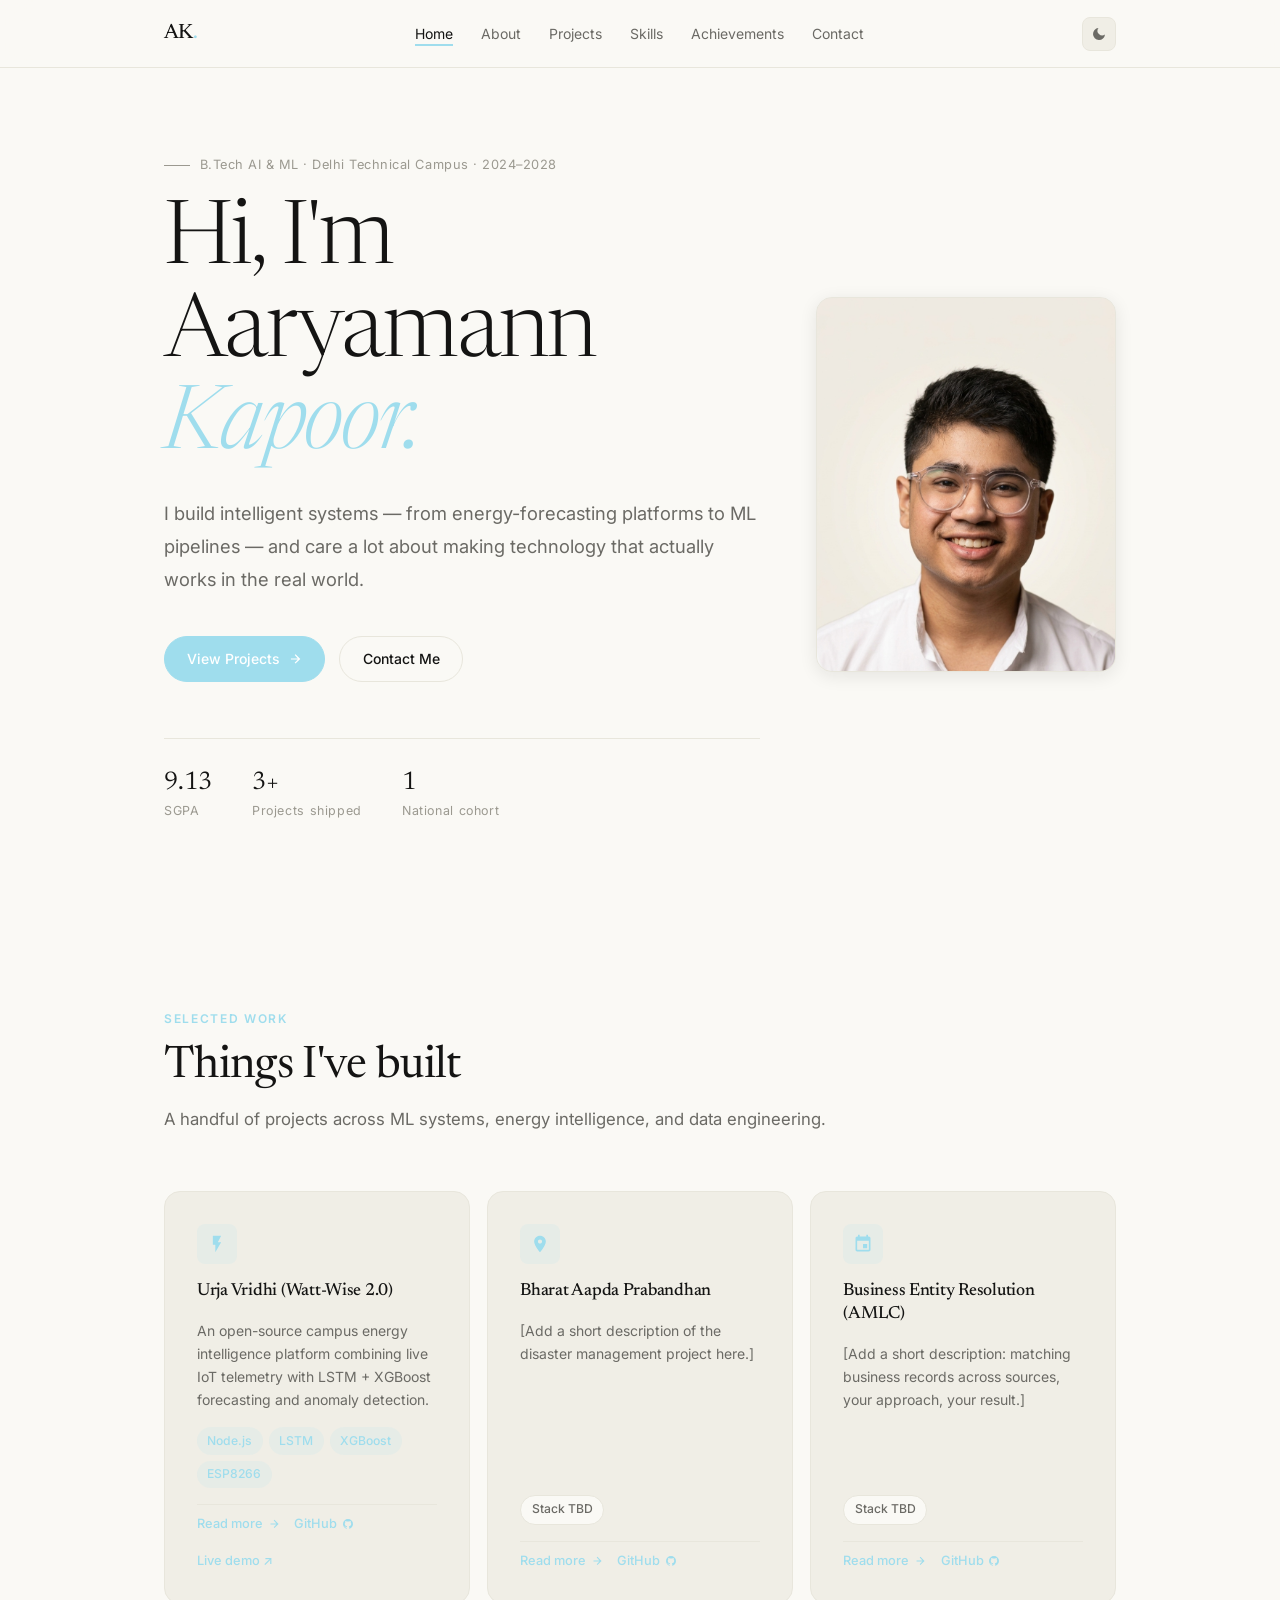
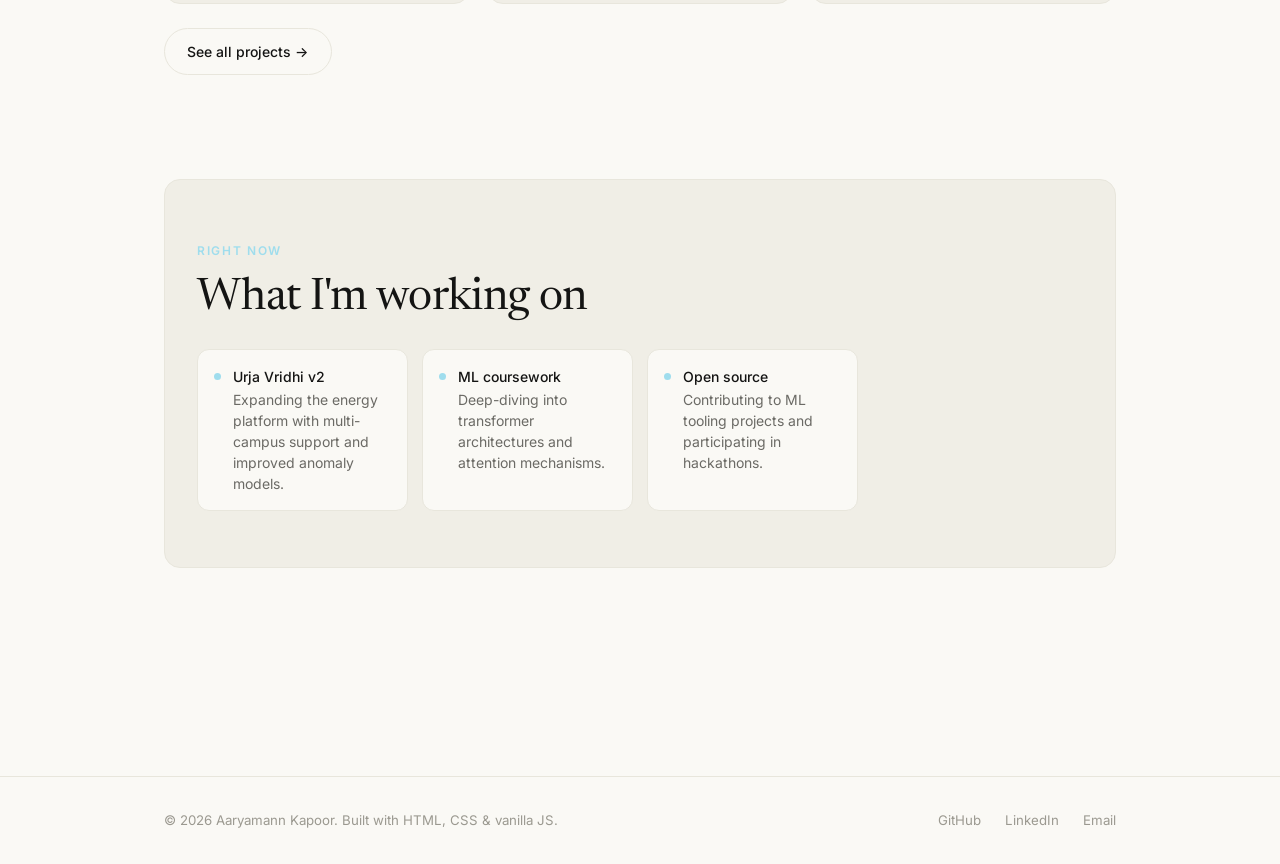
<file: index.html>
<!DOCTYPE html>
<html lang="en">
<head>
  <meta charset="UTF-8">
  <meta name="viewport" content="width=device-width, initial-scale=1.0">
  <title>Aaryamann Kapoor — AI & ML Developer</title>
  <meta name="description" content="Portfolio of Aaryamann Kapoor, B.Tech AI & ML student at Delhi Technical Campus. Building intelligent systems in machine learning, energy intelligence, and data engineering.">
  <meta name="author" content="Aaryamann Kapoor">
  <meta property="og:title" content="Aaryamann Kapoor — AI & ML Developer">
  <meta property="og:description" content="B.Tech AI/ML student building things that matter.">
  <link rel="preconnect" href="https://fonts.googleapis.com">
  <link rel="preconnect" href="https://fonts.gstatic.com" crossorigin>
  <link rel="stylesheet" href="css/style.css">
</head>
<body>

  <!-- ── Header / Nav ── -->
  <header class="site-header" role="banner">
    <nav class="nav-inner" aria-label="Main navigation">
      <a href="index.html" class="nav-logo" aria-label="Aaryamann Kapoor Home">AK<span class="dot">.</span></a>

      <ul class="nav-links" id="nav-links" role="list">
        <li><a href="index.html"        class="nav-link" id="nav-home">Home</a></li>
        <li><a href="about.html"        class="nav-link" id="nav-about">About</a></li>
        <li><a href="projects.html"     class="nav-link" id="nav-projects">Projects</a></li>
        <li><a href="skills.html"       class="nav-link" id="nav-skills">Skills</a></li>
        <li><a href="achievements.html" class="nav-link" id="nav-achievements">Achievements</a></li>
        <li><a href="contact.html"      class="nav-link" id="nav-contact">Contact</a></li>
      </ul>

      <div class="nav-actions">
        <button class="theme-toggle" id="theme-toggle" aria-label="Toggle dark mode" type="button">
          <svg class="icon-sun" viewBox="0 0 24 24" aria-hidden="true"><path d="M12 7a5 5 0 1 0 0 10A5 5 0 0 0 12 7zm0-5a1 1 0 0 1 1 1v1a1 1 0 1 1-2 0V3a1 1 0 0 1 1-1zm0 17a1 1 0 0 1 1 1v1a1 1 0 1 1-2 0v-1a1 1 0 0 1 1-1zm9-9h1a1 1 0 1 1 0 2h-1a1 1 0 1 1 0-2zM3 11H2a1 1 0 1 1 0 2h1a1 1 0 1 1 0-2zm12.66-6.07.71-.71a1 1 0 1 1 1.41 1.41l-.71.71a1 1 0 0 1-1.41-1.41zM6.34 17.66l-.7.71a1 1 0 1 1-1.42-1.42l.71-.7a1 1 0 1 1 1.41 1.41zM18.36 17l.71.71a1 1 0 1 1-1.41 1.41l-.71-.71A1 1 0 0 1 18.36 17zM7.05 7.05l-.71-.71A1 1 0 1 1 7.75 4.93l.71.71A1 1 0 0 1 7.05 7.05z"/></svg>
          <svg class="icon-moon" viewBox="0 0 24 24" aria-hidden="true"><path d="M21 12.79A9 9 0 1 1 11.21 3a7 7 0 0 0 9.79 9.79z"/></svg>
        </button>
        <button class="burger" id="burger" aria-label="Toggle navigation menu" aria-expanded="false" aria-controls="nav-links" type="button">
          <span></span><span></span><span></span>
        </button>
      </div>
    </nav>
  </header>

  <main>

    <!-- ── Hero ── -->
    <section class="hero" aria-labelledby="hero-heading">
      <div class="hero-inner container">
        <div class="hero-grid">
          <div class="hero-text">
            <p class="hero-pre reveal">B.Tech AI &amp; ML · Delhi Technical Campus · 2024–2028</p>

            <h1 class="hero-heading reveal reveal-delay-1" id="hero-heading">
              Hi, I'm<br>Aaryamann<br><em>Kapoor.</em>
            </h1>

            <p class="hero-sub reveal reveal-delay-2">
              I build intelligent systems — from energy-forecasting platforms to ML pipelines —
              and care a lot about making technology that actually works in the real world.
            </p>

            <div class="hero-actions reveal reveal-delay-3">
              <a href="projects.html" class="btn btn-primary" id="hero-cta-projects">
                View Projects
                <svg viewBox="0 0 24 24" aria-hidden="true"><path d="M5 13h11.86l-5.43 5.43 1.42 1.42L21.14 12l-8.29-8.29-1.42 1.42L16.86 11H5v2z"/></svg>
              </a>
              <a href="contact.html" class="btn btn-outline" id="hero-cta-contact">Contact Me</a>
            </div>

            <div class="hero-stats reveal reveal-delay-4">
              <div>
                <div class="hero-stat-num">9.13</div>
                <div class="hero-stat-label">SGPA</div>
              </div>
              <div>
                <div class="hero-stat-num">3+</div>
                <div class="hero-stat-label">Projects shipped</div>
              </div>
              <div>
                <div class="hero-stat-num">1</div>
                <div class="hero-stat-label">National cohort</div>
              </div>
            </div>
          </div>

          <div class="hero-media reveal reveal-delay-2">
            <div class="profile-card">
              <img src="assets/profile.jpg" alt="Aaryamann Kapoor Headshot" class="profile-img" loading="eager">
            </div>
          </div>
        </div>
      </div>
    </section>

    <!-- ── Featured Projects ── -->
    <section class="section page-body" aria-labelledby="featured-heading">
      <div class="container">
        <p class="eyebrow reveal">Selected work</p>
        <h2 class="section-title reveal reveal-delay-1" id="featured-heading">Things I've built</h2>
        <p class="section-lead reveal reveal-delay-2">
          A handful of projects across ML systems, energy intelligence, and data engineering.
        </p>

        <div class="featured-grid">

          <!-- Project 1: Urja Vridhi -->
          <article class="project-card reveal reveal-delay-1" id="card-urja-vridhi">
            <div class="project-card-icon" aria-hidden="true">
              <svg viewBox="0 0 24 24"><path d="M7 2v11h3v9l7-12h-4l4-8z"/></svg>
            </div>
            <h3 class="project-card-title">Urja Vridhi (Watt-Wise 2.0)</h3>
            <p class="project-card-hook">
              An open-source campus energy intelligence platform combining live IoT telemetry with LSTM + XGBoost forecasting and anomaly detection.
            </p>
            <div class="project-tags">
              <span class="tag">Node.js</span>
              <span class="tag">LSTM</span>
              <span class="tag">XGBoost</span>
              <span class="tag">ESP8266</span>
            </div>
            <div class="project-card-links">
              <a href="pages/project-urja-vridhi.html" class="proj-link" id="link-urja-detail">
                Read more
                <svg viewBox="0 0 24 24"><path d="M5 13h11.86l-5.43 5.43 1.42 1.42L21.14 12l-8.29-8.29-1.42 1.42L16.86 11H5v2z"/></svg>
              </a>
              <a href="https://github.com/SamridhiParashar-28/Urja_Vridhi" target="_blank" rel="noopener noreferrer" class="proj-link" id="link-urja-github">
                GitHub
                <svg viewBox="0 0 24 24"><path d="M12 2A10 10 0 0 0 2 12c0 4.42 2.87 8.17 6.84 9.5.5.08.66-.23.66-.5v-1.69c-2.77.6-3.36-1.34-3.36-1.34-.46-1.16-1.11-1.47-1.11-1.47-.91-.62.07-.6.07-.6 1 .07 1.53 1.03 1.53 1.03.89 1.52 2.34 1.07 2.91.83.09-.65.35-1.09.63-1.34-2.22-.25-4.55-1.11-4.55-4.92 0-1.11.38-2 1.03-2.71-.1-.25-.45-1.29.1-2.64 0 0 .84-.27 2.75 1.02.8-.22 1.65-.33 2.5-.33.85 0 1.7.11 2.5.33 1.91-1.29 2.75-1.02 2.75-1.02.55 1.35.2 2.39.1 2.64.65.71 1.03 1.6 1.03 2.71 0 3.82-2.34 4.66-4.57 4.91.36.31.69.92.69 1.85V21c0 .27.16.59.67.5C19.14 20.16 22 16.42 22 12A10 10 0 0 0 12 2z"/></svg>
              </a>
              <a href="https://samridhiparashar-28.github.io/Urja_Vridhi/" target="_blank" rel="noopener noreferrer" class="proj-link" id="link-urja-demo">
                Live demo ↗
              </a>
            </div>
          </article>

          <!-- Project 2: Bharat Aapda Prabandhan -->
          <article class="project-card reveal reveal-delay-2" id="card-bharat-aapda">
            <div class="project-card-icon" aria-hidden="true">
              <svg viewBox="0 0 24 24"><path d="M12 2C8.13 2 5 5.13 5 9c0 5.25 7 13 7 13s7-7.75 7-13c0-3.87-3.13-7-7-7zm0 9.5c-1.38 0-2.5-1.12-2.5-2.5s1.12-2.5 2.5-2.5 2.5 1.12 2.5 2.5-1.12 2.5-2.5 2.5z"/></svg>
            </div>
            <h3 class="project-card-title">Bharat Aapda Prabandhan</h3>
            <p class="project-card-hook">
              <!-- TODO: Add 1–2 line summary of what problem this solves -->
              [Add a short description of the disaster management project here.]
            </p>
            <div class="project-tags">
              <!-- TODO: Add tech stack tags -->
              <span class="tag tag-neutral">Stack TBD</span>
            </div>
            <div class="project-card-links">
              <a href="pages/project-bharat-aapda.html" class="proj-link" id="link-aapda-detail">
                Read more
                <svg viewBox="0 0 24 24"><path d="M5 13h11.86l-5.43 5.43 1.42 1.42L21.14 12l-8.29-8.29-1.42 1.42L16.86 11H5v2z"/></svg>
              </a>
              <a href="https://github.com/Aaryamann-Kapoor/Bharat-Aapda-Prabandhan" target="_blank" rel="noopener noreferrer" class="proj-link" id="link-aapda-github">
                GitHub
                <svg viewBox="0 0 24 24"><path d="M12 2A10 10 0 0 0 2 12c0 4.42 2.87 8.17 6.84 9.5.5.08.66-.23.66-.5v-1.69c-2.77.6-3.36-1.34-3.36-1.34-.46-1.16-1.11-1.47-1.11-1.47-.91-.62.07-.6.07-.6 1 .07 1.53 1.03 1.53 1.03.89 1.52 2.34 1.07 2.91.83.09-.65.35-1.09.63-1.34-2.22-.25-4.55-1.11-4.55-4.92 0-1.11.38-2 1.03-2.71-.1-.25-.45-1.29.1-2.64 0 0 .84-.27 2.75 1.02.8-.22 1.65-.33 2.5-.33.85 0 1.7.11 2.5.33 1.91-1.29 2.75-1.02 2.75-1.02.55 1.35.2 2.39.1 2.64.65.71 1.03 1.6 1.03 2.71 0 3.82-2.34 4.66-4.57 4.91.36.31.69.92.69 1.85V21c0 .27.16.59.67.5C19.14 20.16 22 16.42 22 12A10 10 0 0 0 12 2z"/></svg>
              </a>
            </div>
          </article>

          <!-- Project 3: Business Entity Resolution -->
          <article class="project-card reveal reveal-delay-3" id="card-business-entity">
            <div class="project-card-icon" aria-hidden="true">
              <svg viewBox="0 0 24 24"><path d="M17 12h-5v5h5v-5zM16 1v2H8V1H6v2H5c-1.11 0-1.99.9-1.99 2L3 19c0 1.1.89 2 2 2h14c1.1 0 2-.9 2-2V5c0-1.1-.9-2-2-2h-1V1h-2zm3 18H5V8h14v11z"/></svg>
            </div>
            <h3 class="project-card-title">Business Entity Resolution (AMLC)</h3>
            <p class="project-card-hook">
              <!-- TODO: Add 1–2 line summary of the entity matching approach and results -->
              [Add a short description: matching business records across sources, your approach, your result.]
            </p>
            <div class="project-tags">
              <!-- TODO: Add tech stack tags -->
              <span class="tag tag-neutral">Stack TBD</span>
            </div>
            <div class="project-card-links">
              <a href="pages/project-business-entity-resolution.html" class="proj-link" id="link-entity-detail">
                Read more
                <svg viewBox="0 0 24 24"><path d="M5 13h11.86l-5.43 5.43 1.42 1.42L21.14 12l-8.29-8.29-1.42 1.42L16.86 11H5v2z"/></svg>
              </a>
              <a href="https://github.com/Aaryamann-Kapoor/Business-Entity-Resolution-AMLC" target="_blank" rel="noopener noreferrer" class="proj-link" id="link-entity-github">
                GitHub
                <svg viewBox="0 0 24 24"><path d="M12 2A10 10 0 0 0 2 12c0 4.42 2.87 8.17 6.84 9.5.5.08.66-.23.66-.5v-1.69c-2.77.6-3.36-1.34-3.36-1.34-.46-1.16-1.11-1.47-1.11-1.47-.91-.62.07-.6.07-.6 1 .07 1.53 1.03 1.53 1.03.89 1.52 2.34 1.07 2.91.83.09-.65.35-1.09.63-1.34-2.22-.25-4.55-1.11-4.55-4.92 0-1.11.38-2 1.03-2.71-.1-.25-.45-1.29.1-2.64 0 0 .84-.27 2.75 1.02.8-.22 1.65-.33 2.5-.33.85 0 1.7.11 2.5.33 1.91-1.29 2.75-1.02 2.75-1.02.55 1.35.2 2.39.1 2.64.65.71 1.03 1.6 1.03 2.71 0 3.82-2.34 4.66-4.57 4.91.36.31.69.92.69 1.85V21c0 .27.16.59.67.5C19.14 20.16 22 16.42 22 12A10 10 0 0 0 12 2z"/></svg>
              </a>
            </div>
          </article>

        </div>

        <p style="margin-top: 1.5rem;">
          <a href="projects.html" class="btn btn-outline" id="home-all-projects">See all projects →</a>
        </p>
      </div>
    </section>

    <!-- ── Currently Working On ── -->
    <section class="section" style="padding-top: 0;" aria-labelledby="current-heading">
      <div class="container">
        <div class="working-on reveal">
          <p class="eyebrow">Right now</p>
          <h2 class="section-title" id="current-heading">What I'm working on</h2>
          <div class="working-on-grid">
            <div class="working-item">
              <span class="working-dot" aria-hidden="true"></span>
              <div class="working-text">
                <strong>Urja Vridhi v2</strong>
                Expanding the energy platform with multi-campus support and improved anomaly models.
              </div>
            </div>
            <div class="working-item">
              <span class="working-dot" aria-hidden="true"></span>
              <div class="working-text">
                <strong>ML coursework</strong>
                Deep-diving into transformer architectures and attention mechanisms.
              </div>
            </div>
            <div class="working-item">
              <span class="working-dot" aria-hidden="true"></span>
              <div class="working-text">
                <strong>Open source</strong>
                Contributing to ML tooling projects and participating in hackathons.
              </div>
            </div>
          </div>
        </div>
      </div>
    </section>

  </main>

  <!-- ── Footer ── -->
  <footer class="site-footer" role="contentinfo">
    <div class="footer-inner">
      <p class="footer-copy">&copy; 2026 Aaryamann Kapoor. Built with HTML, CSS &amp; vanilla JS.</p>
      <nav class="footer-links" aria-label="Footer links">
        <a href="https://github.com/Aaryamann-Kapoor" target="_blank" rel="noopener noreferrer">GitHub</a>
        <!-- TODO: Replace with your real LinkedIn URL -->
        <a href="https://linkedin.com/in/aaryamann-kapoor" target="_blank" rel="noopener noreferrer">LinkedIn</a>
        <a href="mailto:aaryamannkapoor11@gmail.com">Email</a>
      </nav>
    </div>
  </footer>

  <script src="js/script.js"></script>
</body>
</html>
</file>
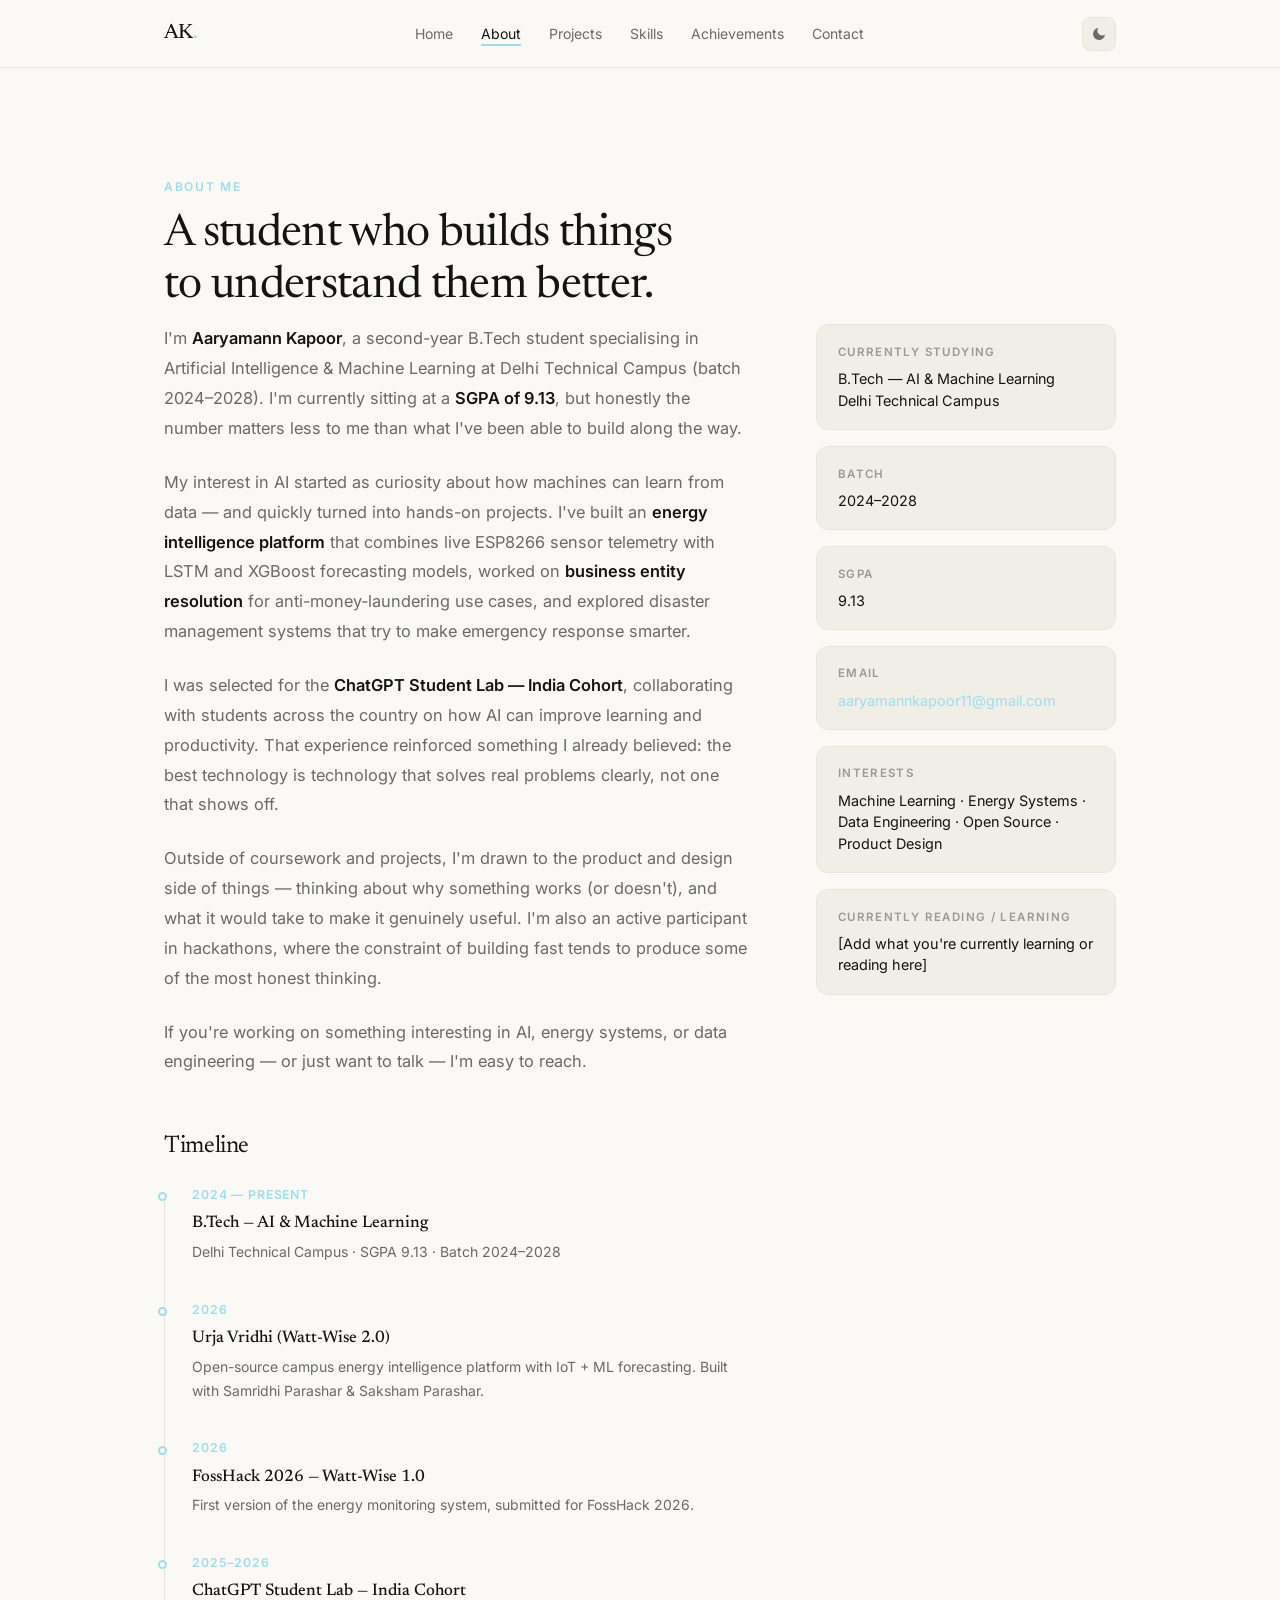
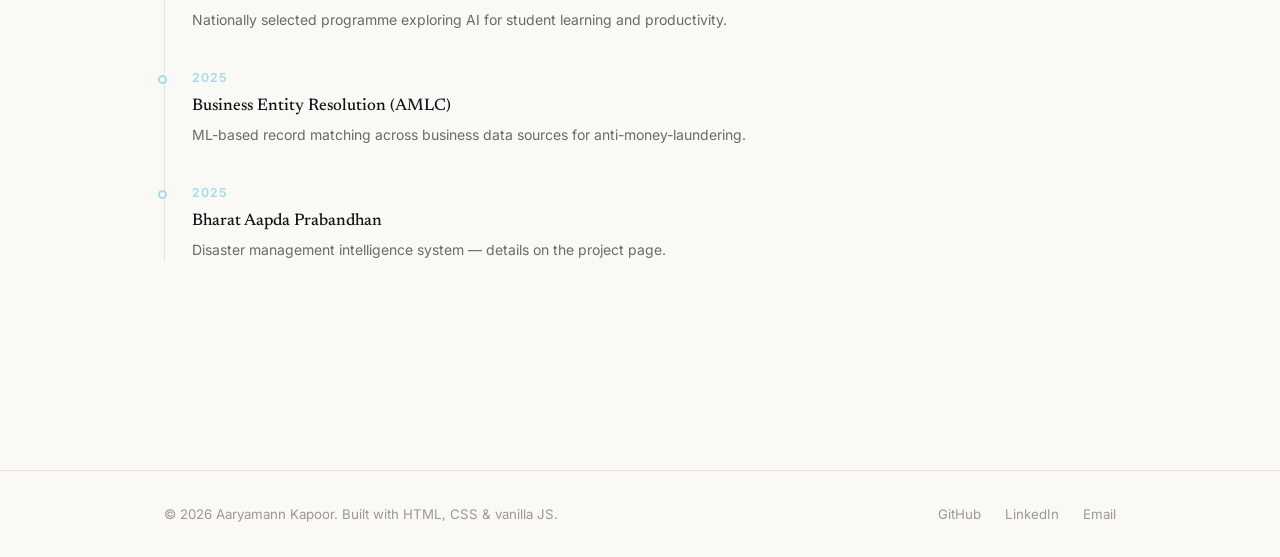
<file: about.html>
﻿<!DOCTYPE html>
<html lang="en">
<head>
  <meta charset="UTF-8">
  <meta name="viewport" content="width=device-width, initial-scale=1.0">
  <title>About — Aaryamann Kapoor</title>
  <meta name="description" content="About Aaryamann Kapoor — B.Tech AI & ML student at Delhi Technical Campus, SGPA 9.13. My story, education, and interests.">
  <meta name="author" content="Aaryamann Kapoor">
  <link rel="preconnect" href="https://fonts.googleapis.com">
  <link rel="preconnect" href="https://fonts.gstatic.com" crossorigin>
  <link rel="stylesheet" href="css/style.css">
</head>
<body>

  <header class="site-header" role="banner">
    <nav class="nav-inner" aria-label="Main navigation">
      <a href="index.html" class="nav-logo" aria-label="Aaryamann Kapoor Home">AK<span class="dot">.</span></a>
      <ul class="nav-links" id="nav-links" role="list">
        <li><a href="index.html"        class="nav-link" id="nav-home">Home</a></li>
        <li><a href="about.html"        class="nav-link" id="nav-about">About</a></li>
        <li><a href="projects.html"     class="nav-link" id="nav-projects">Projects</a></li>
        <li><a href="skills.html"       class="nav-link" id="nav-skills">Skills</a></li>
        <li><a href="achievements.html" class="nav-link" id="nav-achievements">Achievements</a></li>
        <li><a href="contact.html"      class="nav-link" id="nav-contact">Contact</a></li>
      </ul>
      <div class="nav-actions">
        <button class="theme-toggle" id="theme-toggle" aria-label="Toggle dark mode" type="button">
          <svg class="icon-sun" viewBox="0 0 24 24" aria-hidden="true"><path d="M12 7a5 5 0 1 0 0 10A5 5 0 0 0 12 7zm0-5a1 1 0 0 1 1 1v1a1 1 0 1 1-2 0V3a1 1 0 0 1 1-1zm0 17a1 1 0 0 1 1 1v1a1 1 0 1 1-2 0v-1a1 1 0 0 1 1-1zm9-9h1a1 1 0 1 1 0 2h-1a1 1 0 1 1 0-2zM3 11H2a1 1 0 1 1 0 2h1a1 1 0 1 1 0-2zm12.66-6.07.71-.71a1 1 0 1 1 1.41 1.41l-.71.71a1 1 0 0 1-1.41-1.41zM6.34 17.66l-.7.71a1 1 0 1 1-1.42-1.42l.71-.7a1 1 0 1 1 1.41 1.41zM18.36 17l.71.71a1 1 0 1 1-1.41 1.41l-.71-.71A1 1 0 0 1 18.36 17zM7.05 7.05l-.71-.71A1 1 0 1 1 7.75 4.93l.71.71A1 1 0 0 1 7.05 7.05z"/></svg>
          <svg class="icon-moon" viewBox="0 0 24 24" aria-hidden="true"><path d="M21 12.79A9 9 0 1 1 11.21 3a7 7 0 0 0 9.79 9.79z"/></svg>
        </button>
        <button class="burger" id="burger" aria-label="Toggle navigation menu" aria-expanded="false" aria-controls="nav-links" type="button">
          <span></span><span></span><span></span>
        </button>
      </div>
    </nav>
  </header>

  <main class="page-body">
    <div class="container">

      <!-- Page header -->
      <section class="section" aria-labelledby="about-heading">
        <p class="eyebrow reveal">About me</p>
        <h1 class="section-title reveal reveal-delay-1" id="about-heading">
          A student who builds things<br>to understand them better.
        </h1>

        <div class="about-layout">
          <!-- Main prose -->
          <div>
            <div class="about-prose reveal reveal-delay-2">
              <p>
                I'm <strong>Aaryamann Kapoor</strong>, a second-year B.Tech student specialising in
                Artificial Intelligence &amp; Machine Learning at Delhi Technical Campus (batch 2024–2028).
                I'm currently sitting at a <strong>SGPA of 9.13</strong>, but honestly the number matters
                less to me than what I've been able to build along the way.
              </p>
              <p>
                My interest in AI started as curiosity about how machines can learn from data —
                and quickly turned into hands-on projects. I've built an
                <strong>energy intelligence platform</strong> that combines live ESP8266 sensor telemetry
                with LSTM and XGBoost forecasting models, worked on
                <strong>business entity resolution</strong> for anti-money-laundering use cases, and explored
                disaster management systems that try to make emergency response smarter.
              </p>
              <p>
                I was selected for the <strong>ChatGPT Student Lab — India Cohort</strong>, collaborating
                with students across the country on how AI can improve learning and productivity.
                That experience reinforced something I already believed: the best technology is
                technology that solves real problems clearly, not one that shows off.
              </p>
              <p>
                Outside of coursework and projects, I'm drawn to the product and design side of things —
                thinking about why something works (or doesn't), and what it would take to make it
                genuinely useful. I'm also an active participant in hackathons, where the constraint
                of building fast tends to produce some of the most honest thinking.
              </p>
              <p>
                If you're working on something interesting in AI, energy systems, or data engineering —
                or just want to talk — I'm easy to reach.
              </p>
            </div>

            <!-- Timeline -->
            <div class="timeline-section reveal reveal-delay-3">
              <h2 style="font-family: var(--font-serif); font-size: 1.5rem; font-weight: 400; margin-bottom: 1.5rem; color: var(--text-primary);">Timeline</h2>
              <div class="timeline" role="list">

                <div class="timeline-item" role="listitem">
                  <div class="timeline-date">2024 — Present</div>
                  <div class="timeline-title">B.Tech — AI & Machine Learning</div>
                  <div class="timeline-sub">Delhi Technical Campus · SGPA 9.13 · Batch 2024–2028</div>
                </div>

                <div class="timeline-item" role="listitem">
                  <div class="timeline-date">2026</div>
                  <div class="timeline-title">Urja Vridhi (Watt-Wise 2.0)</div>
                  <div class="timeline-sub">Open-source campus energy intelligence platform with IoT + ML forecasting. Built with Samridhi Parashar &amp; Saksham Parashar.</div>
                </div>

                <div class="timeline-item" role="listitem">
                  <div class="timeline-date">2026</div>
                  <div class="timeline-title">FossHack 2026 — Watt-Wise 1.0</div>
                  <div class="timeline-sub">First version of the energy monitoring system, submitted for FossHack 2026.</div>
                </div>

                <div class="timeline-item" role="listitem">
                  <div class="timeline-date">2025–2026</div>
                  <div class="timeline-title">ChatGPT Student Lab — India Cohort</div>
                  <div class="timeline-sub">Nationally selected programme exploring AI for student learning and productivity.</div>
                </div>

                <div class="timeline-item" role="listitem">
                  <div class="timeline-date">2025</div>
                  <div class="timeline-title">Business Entity Resolution (AMLC)</div>
                  <div class="timeline-sub">ML-based record matching across business data sources for anti-money-laundering.</div>
                </div>

                <div class="timeline-item" role="listitem">
                  <div class="timeline-date">2025</div>
                  <div class="timeline-title">Bharat Aapda Prabandhan</div>
                  <div class="timeline-sub">Disaster management intelligence system — details on the project page.</div>
                </div>

              </div>
            </div>
          </div>

          <!-- Sidebar -->
          <aside class="about-sidebar" aria-label="Quick facts">
            <div class="info-card reveal reveal-delay-2">
              <div class="info-label">Currently studying</div>
              <div class="info-value">B.Tech — AI &amp; Machine Learning<br>Delhi Technical Campus</div>
            </div>
            <div class="info-card reveal reveal-delay-3">
              <div class="info-label">Batch</div>
              <div class="info-value">2024–2028</div>
            </div>
            <div class="info-card reveal reveal-delay-3">
              <div class="info-label">SGPA</div>
              <div class="info-value">9.13</div>
            </div>
            <div class="info-card reveal reveal-delay-4">
              <div class="info-label">Email</div>
              <div class="info-value">
                <a href="mailto:aaryamannkapoor11@gmail.com">aaryamannkapoor11@gmail.com</a>
              </div>
            </div>
            <div class="info-card reveal reveal-delay-4">
              <div class="info-label">Interests</div>
              <div class="info-value">Machine Learning · Energy Systems · Data Engineering · Open Source · Product Design</div>
            </div>
            <div class="info-card reveal reveal-delay-5">
              <div class="info-label">Currently reading / learning</div>
              <!-- TODO: Fill in what you're currently studying/reading -->
              <div class="info-value">[Add what you're currently learning or reading here]</div>
            </div>
          </aside>
        </div>
      </section>

    </div>
  </main>

  <footer class="site-footer" role="contentinfo">
    <div class="footer-inner">
      <p class="footer-copy">&copy; 2026 Aaryamann Kapoor. Built with HTML, CSS &amp; vanilla JS.</p>
      <nav class="footer-links" aria-label="Footer links">
        <a href="https://github.com/Aaryamann-Kapoor" target="_blank" rel="noopener noreferrer">GitHub</a>
        <a href="https://linkedin.com/in/aaryamann-kapoor" target="_blank" rel="noopener noreferrer">LinkedIn</a>
        <a href="mailto:aaryamannkapoor11@gmail.com">Email</a>
      </nav>
    </div>
  </footer>

  <script src="js/script.js"></script>
</body>
</html>
</file>
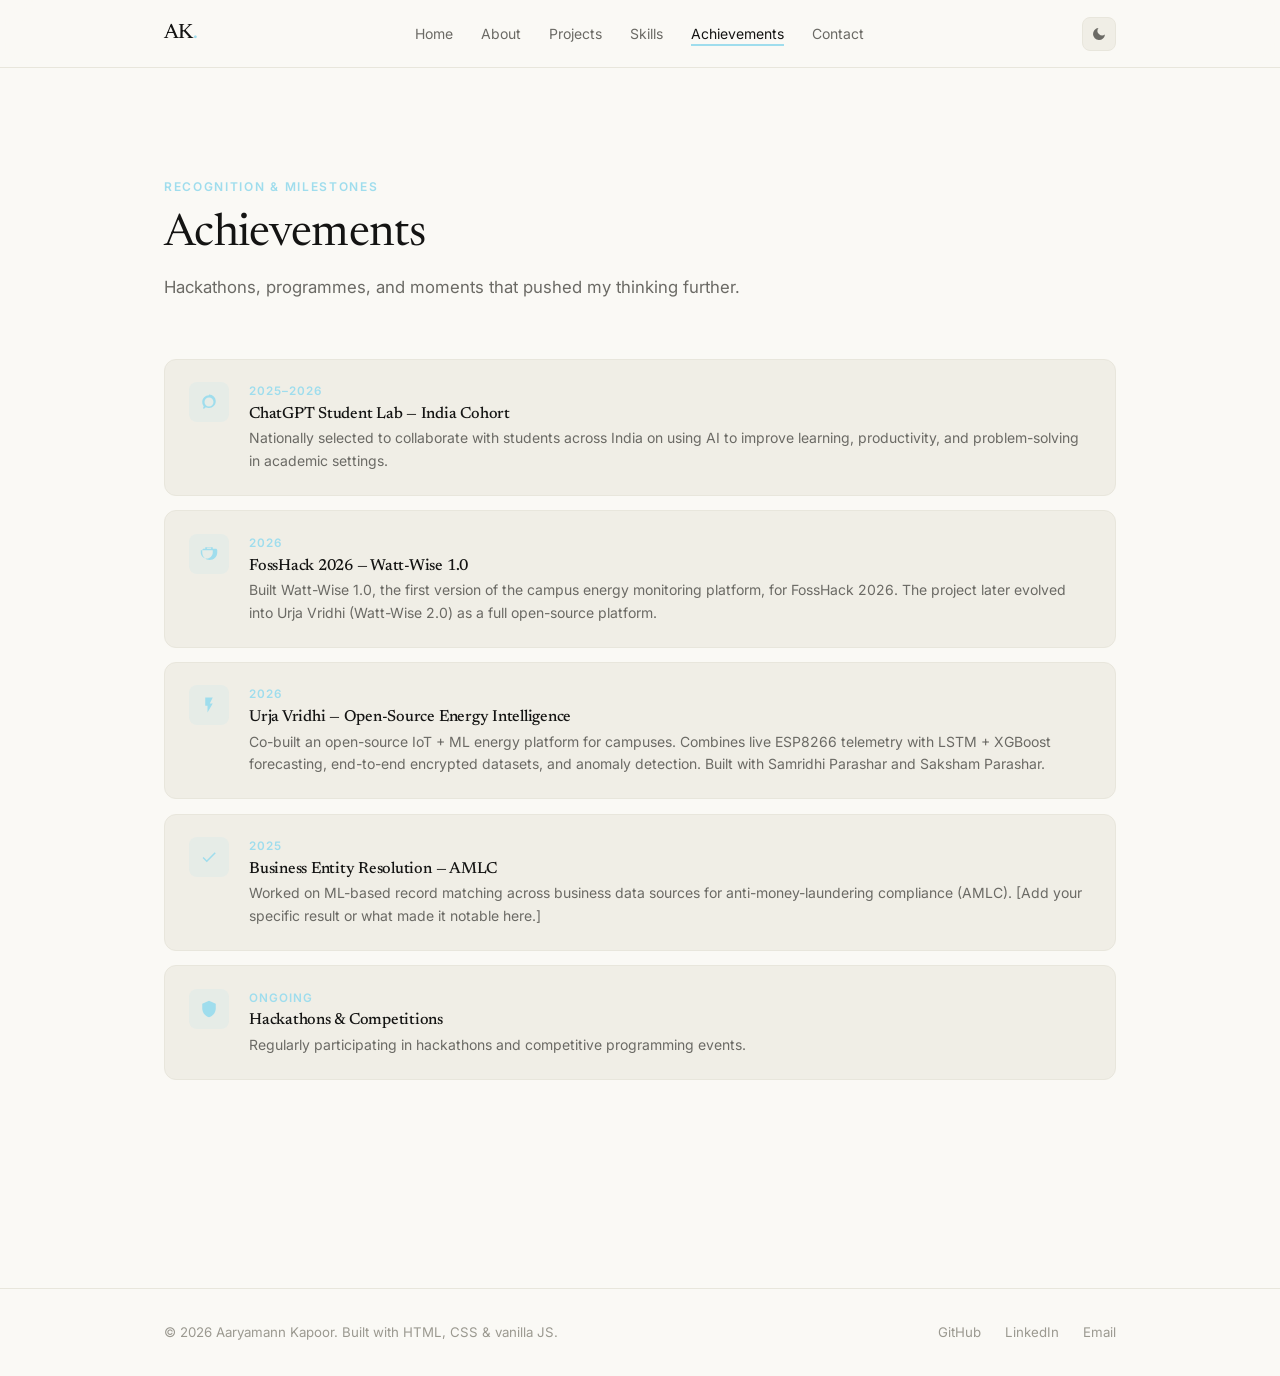
<file: achievements.html>
﻿<!DOCTYPE html>
<html lang="en">
<head>
  <meta charset="UTF-8">
  <meta name="viewport" content="width=device-width, initial-scale=1.0">
  <title>Achievements — Aaryamann Kapoor</title>
  <meta name="description" content="Achievements, hackathons, certificates, and programmes — Aaryamann Kapoor.">
  <meta name="author" content="Aaryamann Kapoor">
  <link rel="preconnect" href="https://fonts.googleapis.com">
  <link rel="preconnect" href="https://fonts.gstatic.com" crossorigin>
  <link rel="stylesheet" href="css/style.css">
</head>
<body>

  <header class="site-header" role="banner">
    <nav class="nav-inner" aria-label="Main navigation">
      <a href="index.html" class="nav-logo" aria-label="Aaryamann Kapoor Home">AK<span class="dot">.</span></a>
      <ul class="nav-links" id="nav-links" role="list">
        <li><a href="index.html"        class="nav-link" id="nav-home">Home</a></li>
        <li><a href="about.html"        class="nav-link" id="nav-about">About</a></li>
        <li><a href="projects.html"     class="nav-link" id="nav-projects">Projects</a></li>
        <li><a href="skills.html"       class="nav-link" id="nav-skills">Skills</a></li>
        <li><a href="achievements.html" class="nav-link" id="nav-achievements">Achievements</a></li>
        <li><a href="contact.html"      class="nav-link" id="nav-contact">Contact</a></li>
      </ul>
      <div class="nav-actions">
        <button class="theme-toggle" id="theme-toggle" aria-label="Toggle dark mode" type="button">
          <svg class="icon-sun" viewBox="0 0 24 24" aria-hidden="true"><path d="M12 7a5 5 0 1 0 0 10A5 5 0 0 0 12 7zm0-5a1 1 0 0 1 1 1v1a1 1 0 1 1-2 0V3a1 1 0 0 1 1-1zm0 17a1 1 0 0 1 1 1v1a1 1 0 1 1-2 0v-1a1 1 0 0 1 1-1zm9-9h1a1 1 0 1 1 0 2h-1a1 1 0 1 1 0-2zM3 11H2a1 1 0 1 1 0 2h1a1 1 0 1 1 0-2zm12.66-6.07.71-.71a1 1 0 1 1 1.41 1.41l-.71.71a1 1 0 0 1-1.41-1.41zM6.34 17.66l-.7.71a1 1 0 1 1-1.42-1.42l.71-.7a1 1 0 1 1 1.41 1.41zM18.36 17l.71.71a1 1 0 1 1-1.41 1.41l-.71-.71A1 1 0 0 1 18.36 17zM7.05 7.05l-.71-.71A1 1 0 1 1 7.75 4.93l.71.71A1 1 0 0 1 7.05 7.05z"/></svg>
          <svg class="icon-moon" viewBox="0 0 24 24" aria-hidden="true"><path d="M21 12.79A9 9 0 1 1 11.21 3a7 7 0 0 0 9.79 9.79z"/></svg>
        </button>
        <button class="burger" id="burger" aria-label="Toggle navigation menu" aria-expanded="false" aria-controls="nav-links" type="button">
          <span></span><span></span><span></span>
        </button>
      </div>
    </nav>
  </header>

  <main class="page-body">
    <div class="container">
      <section class="section" aria-labelledby="ach-heading">
        <p class="eyebrow reveal">Recognition &amp; milestones</p>
        <h1 class="section-title reveal reveal-delay-1" id="ach-heading">Achievements</h1>
        <p class="section-lead reveal reveal-delay-2">
          Hackathons, programmes, and moments that pushed my thinking further.
        </p>

        <div class="achievements-list" role="list">

          <!-- ChatGPT Student Lab -->
          <div class="ach-item reveal reveal-delay-1" role="listitem">
            <div class="ach-icon" aria-hidden="true">
              <svg viewBox="0 0 24 24"><path d="M12 3c-4.97 0-9 4.03-9 9 0 2.12.74 4.07 1.97 5.61L4.35 19.4c-.39.39-.39 1.02 0 1.41.39.39 1.02.39 1.41 0l1.9-1.9C9.07 19.64 10.47 20 12 20c4.97 0 9-4.03 9-9s-4.03-9-9-9zm0 15c-3.31 0-6-2.69-6-6s2.69-6 6-6 6 2.69 6 6-2.69 6-6 6z"/></svg>
            </div>
            <div>
              <div class="ach-year">2025–2026</div>
              <h2 class="ach-title">ChatGPT Student Lab — India Cohort</h2>
              <p class="ach-desc">Nationally selected to collaborate with students across India on using AI to improve learning, productivity, and problem-solving in academic settings.</p>
            </div>
          </div>

          <!-- FossHack 2026 -->
          <div class="ach-item reveal reveal-delay-2" role="listitem">
            <div class="ach-icon" aria-hidden="true">
              <svg viewBox="0 0 24 24"><path d="M19 5h-2V3H7v2H5c-1.1 0-2 .9-2 2v3c0 5.5 4.5 10 10 10s10-4.5 10-10V7c0-1.1-.9-2-2-2zM7 7h10v3c0 4.42-3.58 8-8 8S1 14.42 1 10V7h6zm7.5-3.5L15 5H9l.5-1.5h5z"/></svg>
            </div>
            <div>
              <div class="ach-year">2026</div>
              <h2 class="ach-title">FossHack 2026 — Watt-Wise 1.0</h2>
              <p class="ach-desc">Built Watt-Wise 1.0, the first version of the campus energy monitoring platform, for FossHack 2026. The project later evolved into Urja Vridhi (Watt-Wise 2.0) as a full open-source platform.</p>
            </div>
          </div>

          <!-- Urja Vridhi open source -->
          <div class="ach-item reveal reveal-delay-3" role="listitem">
            <div class="ach-icon" aria-hidden="true">
              <svg viewBox="0 0 24 24"><path d="M7 2v11h3v9l7-12h-4l4-8z"/></svg>
            </div>
            <div>
              <div class="ach-year">2026</div>
              <h2 class="ach-title">Urja Vridhi — Open-Source Energy Intelligence</h2>
              <p class="ach-desc">Co-built an open-source IoT + ML energy platform for campuses. Combines live ESP8266 telemetry with LSTM + XGBoost forecasting, end-to-end encrypted datasets, and anomaly detection. Built with Samridhi Parashar and Saksham Parashar.</p>
            </div>
          </div>

          <!-- Business Entity Resolution -->
          <div class="ach-item reveal reveal-delay-4" role="listitem">
            <div class="ach-icon" aria-hidden="true">
              <svg viewBox="0 0 24 24"><path d="M9 16.17L4.83 12l-1.42 1.41L9 19 21 7l-1.41-1.41L9 16.17z"/></svg>
            </div>
            <div>
              <div class="ach-year">2025</div>
              <h2 class="ach-title">Business Entity Resolution — AMLC</h2>
              <!-- TODO: Add your result / what made it notable -->
              <p class="ach-desc">Worked on ML-based record matching across business data sources for anti-money-laundering compliance (AMLC). [Add your specific result or what made it notable here.]</p>
            </div>
          </div>

          <!-- TODO placeholder for more achievements -->
          <div class="ach-item reveal reveal-delay-5" role="listitem">
            <div class="ach-icon" aria-hidden="true">
              <svg viewBox="0 0 24 24"><path d="M12 1L3 5v6c0 5.55 3.84 10.74 9 12 5.16-1.26 9-6.45 9-12V5l-9-4z"/></svg>
            </div>
            <div>
              <div class="ach-year">Ongoing</div>
              <h2 class="ach-title">Hackathons &amp; Competitions</h2>
              <p class="ach-desc">Regularly participating in hackathons and competitive programming events. <!-- TODO: List specific hackathons, positions, or results here. --></p>
            </div>
          </div>

          <!-- TODO: Add certificates, presentations, workshops -->
          <!-- Example template:
          <div class="ach-item reveal" role="listitem">
            <div class="ach-icon" aria-hidden="true">
              <svg viewBox="0 0 24 24"><path d="M12 1l2.39 7.26H22l-6.19 4.49 2.39 7.26L12 15.51l-6.2 4.5 2.39-7.26L2 8.26h7.61L12 1z"/></svg>
            </div>
            <div>
              <div class="ach-year">YEAR</div>
              <h2 class="ach-title">Certificate / Award Title</h2>
              <p class="ach-desc">Description of what this was and why it mattered.</p>
            </div>
          </div>
          -->

        </div>
      </section>
    </div>
  </main>

  <footer class="site-footer" role="contentinfo">
    <div class="footer-inner">
      <p class="footer-copy">&copy; 2026 Aaryamann Kapoor. Built with HTML, CSS &amp; vanilla JS.</p>
      <nav class="footer-links" aria-label="Footer links">
        <a href="https://github.com/Aaryamann-Kapoor" target="_blank" rel="noopener noreferrer">GitHub</a>
        <a href="https://linkedin.com/in/aaryamann-kapoor" target="_blank" rel="noopener noreferrer">LinkedIn</a>
        <a href="mailto:aaryamannkapoor11@gmail.com">Email</a>
      </nav>
    </div>
  </footer>

  <script src="js/script.js"></script>
</body>
</html>
</file>
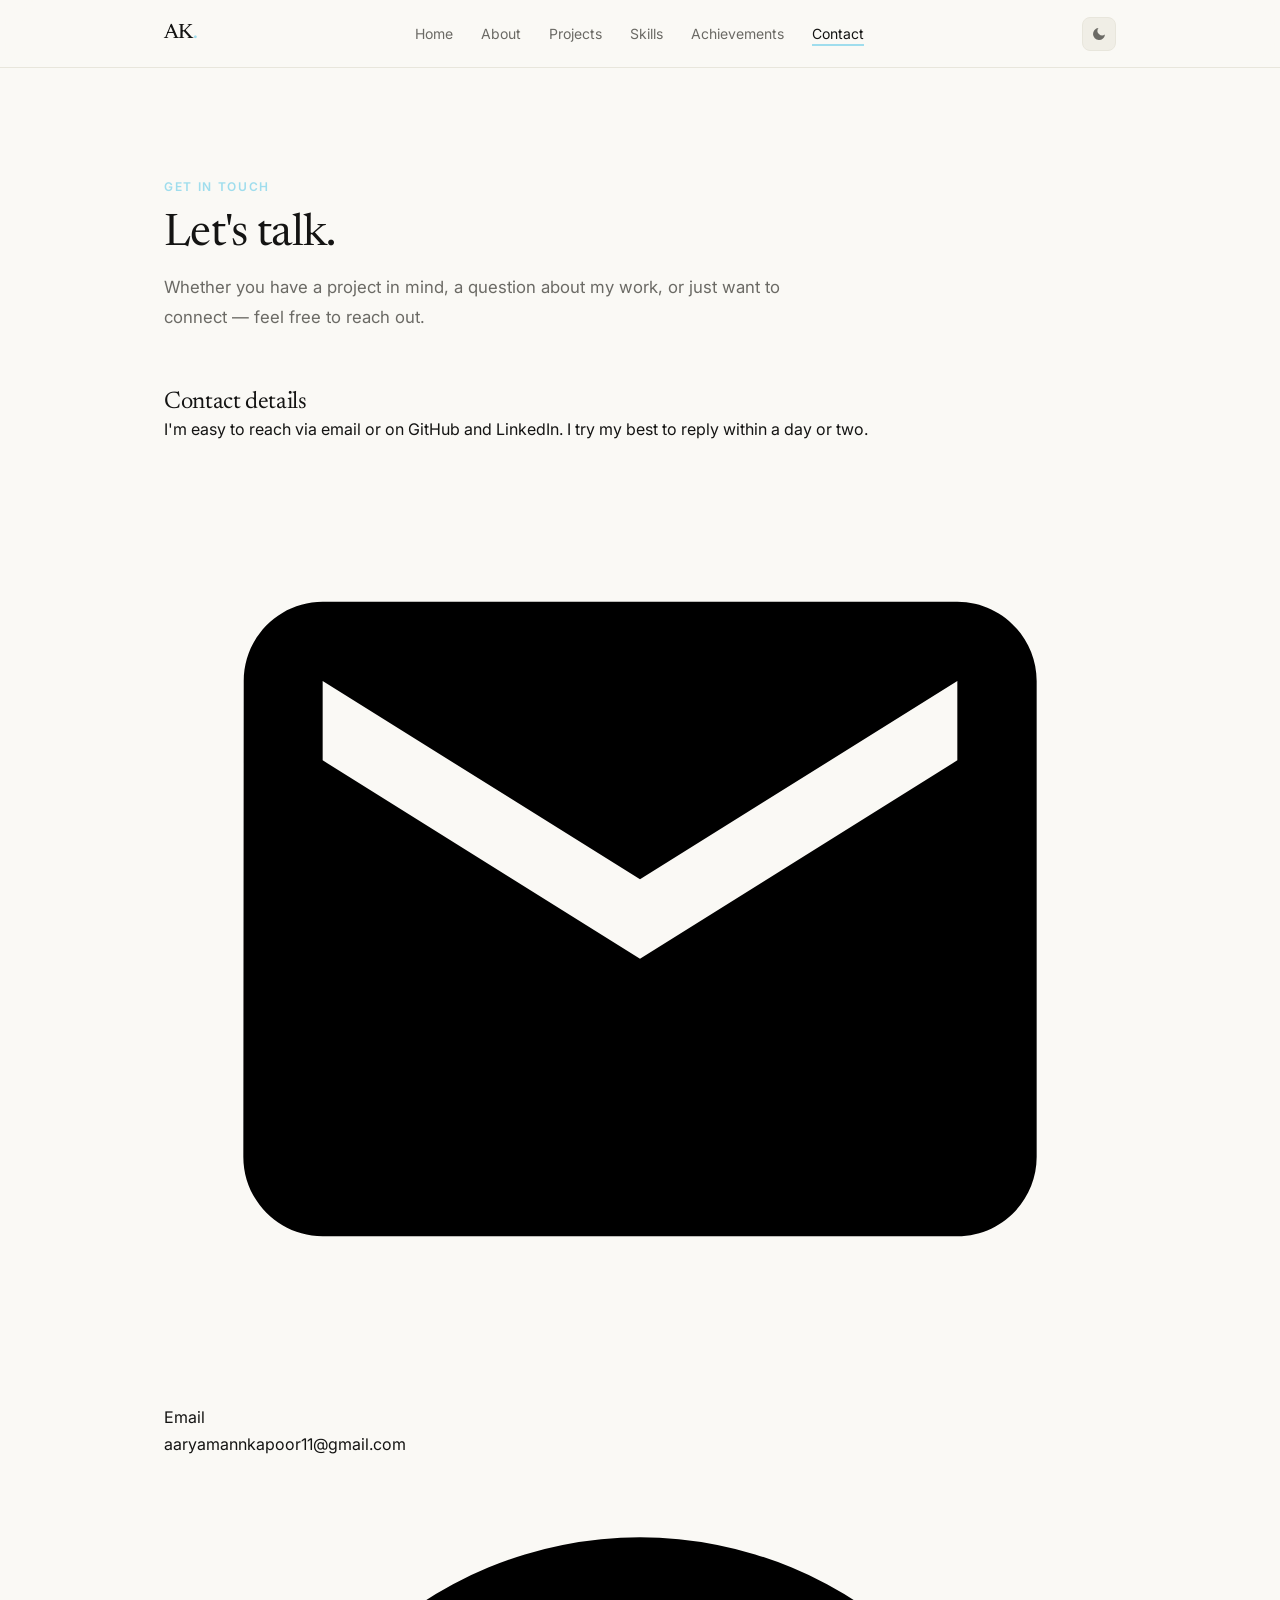
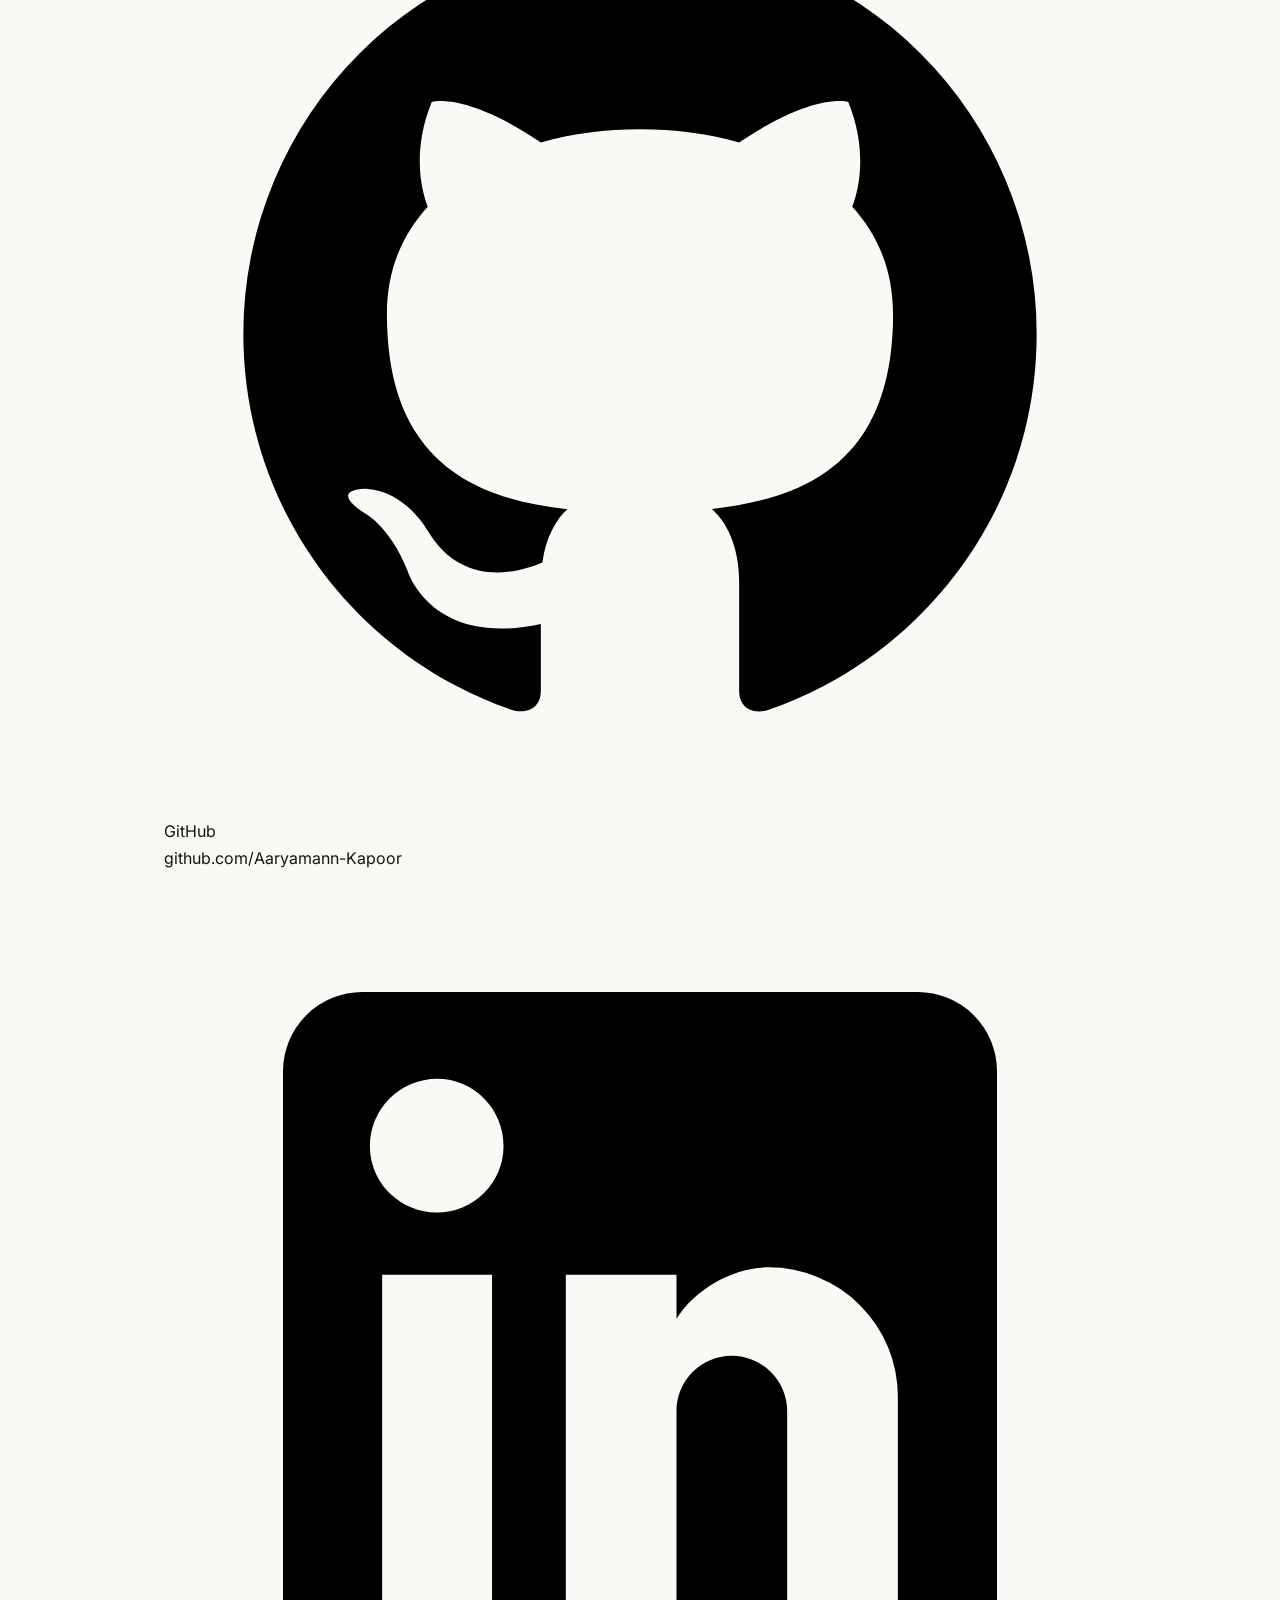
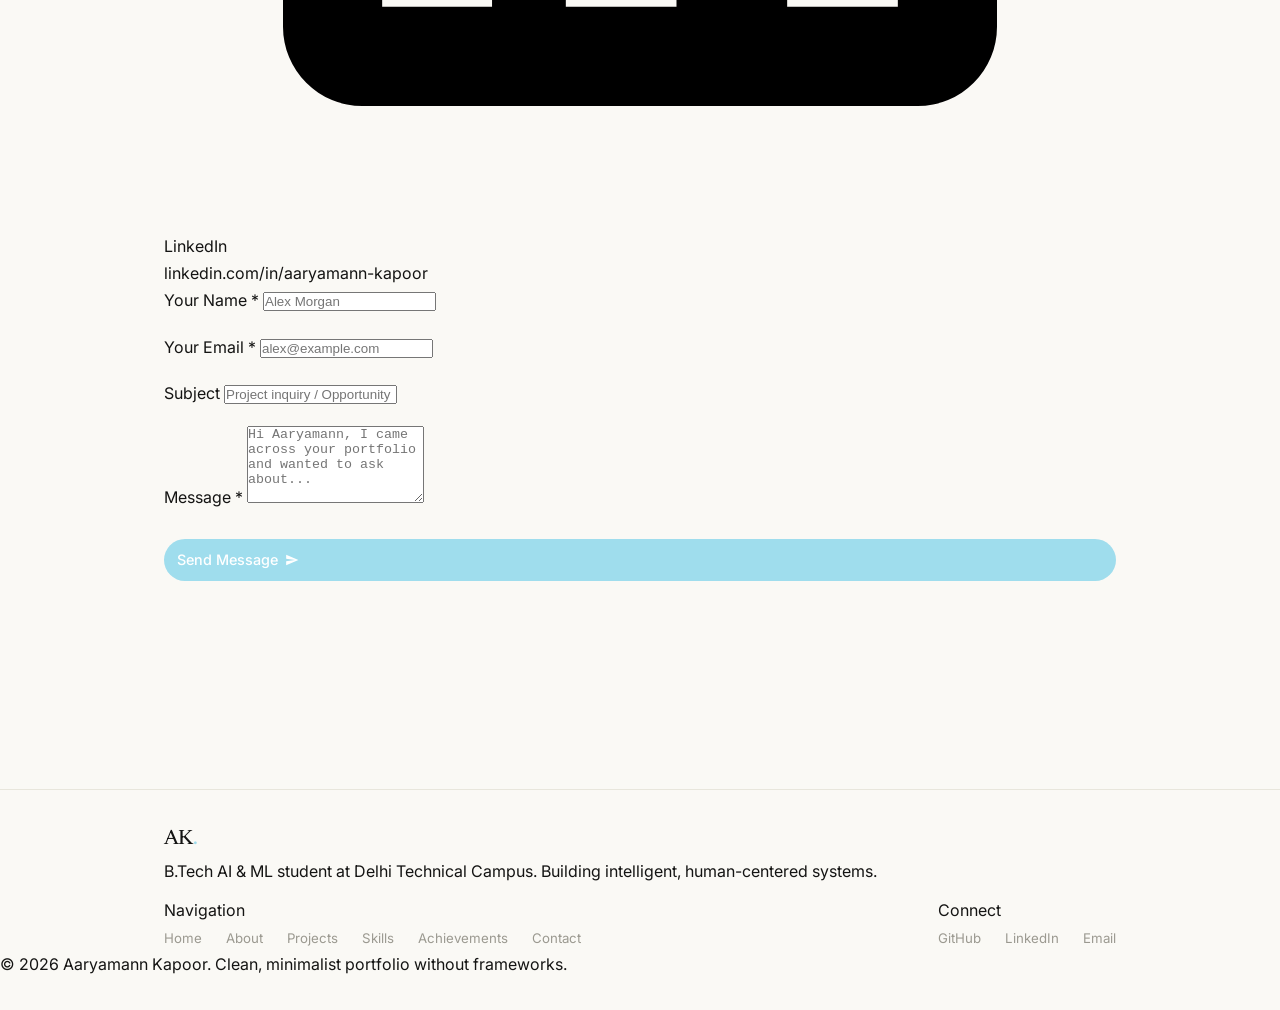
<file: contact.html>
<!DOCTYPE html>
<html lang="en">
<head>
  <meta charset="UTF-8">
  <meta name="viewport" content="width=device-width, initial-scale=1.0">
  <title>Contact — Aaryamann Kapoor</title>
  <meta name="description" content="Contact Aaryamann Kapoor — B.Tech AI & ML student. Send a message or reach out via email, LinkedIn, or GitHub.">
  <meta name="author" content="Aaryamann Kapoor">
  <link rel="preconnect" href="https://fonts.googleapis.com">
  <link rel="preconnect" href="https://fonts.gstatic.com" crossorigin>
  <link rel="stylesheet" href="css/style.css">
</head>
<body>

  <!-- ── Header / Nav ── -->
  <header class="site-header" role="banner">
    <nav class="nav-inner" aria-label="Main navigation">
      <a href="index.html" class="nav-logo" aria-label="Aaryamann Kapoor Home">AK<span class="dot">.</span></a>

      <ul class="nav-links" id="nav-links" role="list">
        <li><a href="index.html"        class="nav-link" id="nav-home">Home</a></li>
        <li><a href="about.html"        class="nav-link" id="nav-about">About</a></li>
        <li><a href="projects.html"     class="nav-link" id="nav-projects">Projects</a></li>
        <li><a href="skills.html"       class="nav-link" id="nav-skills">Skills</a></li>
        <li><a href="achievements.html" class="nav-link" id="nav-achievements">Achievements</a></li>
        <li><a href="contact.html"      class="nav-link" id="nav-contact">Contact</a></li>
      </ul>

      <div class="nav-actions">
        <button class="theme-toggle" id="theme-toggle" aria-label="Toggle dark mode" type="button">
          <svg class="icon-sun" viewBox="0 0 24 24" aria-hidden="true"><path d="M12 7a5 5 0 1 0 0 10A5 5 0 0 0 12 7zm0-5a1 1 0 0 1 1 1v1a1 1 0 1 1-2 0V3a1 1 0 0 1 1-1zm0 17a1 1 0 0 1 1 1v1a1 1 0 1 1-2 0v-1a1 1 0 0 1 1-1zm9-9h1a1 1 0 1 1 0 2h-1a1 1 0 1 1 0-2zM3 11H2a1 1 0 1 1 0 2h1a1 1 0 1 1 0-2zm12.66-6.07.71-.71a1 1 0 1 1 1.41 1.41l-.71.71a1 1 0 0 1-1.41-1.41zM6.34 17.66l-.7.71a1 1 0 1 1-1.42-1.42l.71-.7a1 1 0 1 1 1.41 1.41zM18.36 17l.71.71a1 1 0 1 1-1.41 1.41l-.71-.71A1 1 0 0 1 18.36 17zM7.05 7.05l-.71-.71A1 1 0 1 1 7.75 4.93l.71.71A1 1 0 0 1 7.05 7.05z"/></svg>
          <svg class="icon-moon" viewBox="0 0 24 24" aria-hidden="true"><path d="M21 12.79A9 9 0 1 1 11.21 3a7 7 0 0 0 9.79 9.79z"/></svg>
        </button>
        <button class="burger" id="burger" aria-label="Toggle navigation menu" aria-expanded="false" aria-controls="nav-links" type="button">
          <span></span><span></span><span></span>
        </button>
      </div>
    </nav>
  </header>

  <main class="page-body">
    <div class="container">
      <section class="section" aria-labelledby="contact-heading">
        <p class="eyebrow reveal">Get in touch</p>
        <h1 class="section-title reveal reveal-delay-1" id="contact-heading">Let's talk.</h1>
        <p class="section-lead reveal reveal-delay-2">
          Whether you have a project in mind, a question about my work, or just want to connect — feel free to reach out.
        </p>

        <div class="contact-grid">
          
          <!-- Direct Links -->
          <div class="contact-info reveal reveal-delay-2">
            <h2>Contact details</h2>
            <p>
              I'm easy to reach via email or on GitHub and LinkedIn. I try my best to reply within a day or two.
            </p>

            <div class="contact-methods">
              <a href="mailto:aaryamannkapoor11@gmail.com" class="contact-method-card" id="contact-email">
                <div class="contact-method-icon" aria-hidden="true">
                  <svg viewBox="0 0 24 24"><path d="M20 4H4c-1.1 0-1.99.9-1.99 2L2 18c0 1.1.9 2 2 2h16c1.1 0 2-.9 2-2V6c0-1.1-.9-2-2-2zm0 4l-8 5-8-5V6l8 5 8-5v2z"/></svg>
                </div>
                <div>
                  <div class="contact-method-label">Email</div>
                  <div class="contact-method-value">aaryamannkapoor11@gmail.com</div>
                </div>
              </a>

              <a href="https://github.com/Aaryamann-Kapoor" target="_blank" rel="noopener noreferrer" class="contact-method-card" id="contact-github">
                <div class="contact-method-icon" aria-hidden="true">
                  <svg viewBox="0 0 24 24"><path d="M12 2A10 10 0 0 0 2 12c0 4.42 2.87 8.17 6.84 9.5.5.08.66-.23.66-.5v-1.69c-2.77.6-3.36-1.34-3.36-1.34-.46-1.16-1.11-1.47-1.11-1.47-.91-.62.07-.6.07-.6 1 .07 1.53 1.03 1.53 1.03.89 1.52 2.34 1.07 2.91.83.09-.65.35-1.09.63-1.34-2.22-.25-4.55-1.11-4.55-4.92 0-1.11.38-2 1.03-2.71-.1-.25-.45-1.29.1-2.64 0 0 .84-.27 2.75 1.02.8-.22 1.65-.33 2.5-.33.85 0 1.7.11 2.5.33 1.91-1.29 2.75-1.02 2.75-1.02.55 1.35.2 2.39.1 2.64.65.71 1.03 1.6 1.03 2.71 0 3.82-2.34 4.66-4.57 4.91.36.31.69.92.69 1.85V21c0 .27.16.59.67.5C19.14 20.16 22 16.42 22 12A10 10 0 0 0 12 2z"/></svg>
                </div>
                <div>
                  <div class="contact-method-label">GitHub</div>
                  <div class="contact-method-value">github.com/Aaryamann-Kapoor</div>
                </div>
              </a>

              <a href="https://linkedin.com/in/aaryamann-kapoor" target="_blank" rel="noopener noreferrer" class="contact-method-card" id="contact-linkedin">
                <div class="contact-method-icon" aria-hidden="true">
                  <svg viewBox="0 0 24 24"><path d="M19 3a2 2 0 0 1 2 2v14a2 2 0 0 1-2 2H5a2 2 0 0 1-2-2V5a2 2 0 0 1 2-2h14m-.5 15.5v-5.3a3.26 3.26 0 0 0-3.26-3.26c-.85 0-1.84.52-2.32 1.3v-1.11h-2.79v8.37h2.79v-4.93c0-.77.62-1.4 1.39-1.4a1.4 1.4 0 0 1 1.4 1.4v4.93h2.79M6.88 8.56a1.68 1.68 0 0 0 1.68-1.68c0-.93-.75-1.69-1.68-1.69a1.69 1.69 0 0 0-1.69 1.69c0 .93.76 1.68 1.69 1.68m1.39 9.94v-8.37H5.5v8.37h2.77z"/></svg>
                </div>
                <div>
                  <div class="contact-method-label">LinkedIn</div>
                  <!-- TODO: Replace with your actual LinkedIn profile link -->
                  <div class="contact-method-value">linkedin.com/in/aaryamann-kapoor</div>
                </div>
              </a>
            </div>
          </div>

          <!-- Contact Form -->
          <div class="contact-form-container reveal reveal-delay-3">
            <form id="contact-form" class="contact-form" novalidate>
              <div class="form-group">
                <label for="name">Your Name <span class="required">*</span></label>
                <input type="text" id="name" name="name" placeholder="Alex Morgan" required>
              </div>

              <div class="form-group">
                <label for="email">Your Email <span class="required">*</span></label>
                <input type="email" id="email" name="email" placeholder="alex@example.com" required>
              </div>

              <div class="form-group">
                <label for="subject">Subject</label>
                <input type="text" id="subject" name="subject" placeholder="Project inquiry / Opportunity">
              </div>

              <div class="form-group">
                <label for="message">Message <span class="required">*</span></label>
                <textarea id="message" name="message" rows="5" placeholder="Hi Aaryamann, I came across your portfolio and wanted to ask about..." required></textarea>
              </div>

              <button type="submit" class="btn btn-primary form-submit" id="btn-submit">
                Send Message
                <svg viewBox="0 0 24 24" aria-hidden="true"><path d="M2.01 21L23 12 2.01 3 2 10l15 2-15 2z"/></svg>
              </button>
            </form>
          </div>

        </div>
      </section>
    </div>
  </main>

  <!-- ── Footer ── -->
  <footer class="site-footer" role="contentinfo">
    <div class="footer-inner">
      <div class="footer-brand">
        <a href="index.html" class="nav-logo">AK<span class="dot">.</span></a>
        <p class="footer-tagline">B.Tech AI &amp; ML student at Delhi Technical Campus. Building intelligent, human-centered systems.</p>
      </div>

      <div class="footer-col">
        <div class="footer-col-title">Navigation</div>
        <ul class="footer-links" role="list">
          <li><a href="index.html">Home</a></li>
          <li><a href="about.html">About</a></li>
          <li><a href="projects.html">Projects</a></li>
          <li><a href="skills.html">Skills</a></li>
          <li><a href="achievements.html">Achievements</a></li>
          <li><a href="contact.html">Contact</a></li>
        </ul>
      </div>

      <div class="footer-col">
        <div class="footer-col-title">Connect</div>
        <ul class="footer-links" role="list">
          <li><a href="https://github.com/Aaryamann-Kapoor" target="_blank" rel="noopener noreferrer">GitHub</a></li>
          <li><a href="https://linkedin.com/in/aaryamann-kapoor" target="_blank" rel="noopener noreferrer">LinkedIn</a></li>
          <li><a href="mailto:aaryamannkapoor11@gmail.com">Email</a></li>
        </ul>
      </div>
    </div>

    <div class="footer-bottom">
      <p>&copy; 2026 Aaryamann Kapoor. Clean, minimalist portfolio without frameworks.</p>
    </div>
  </footer>

  <script src="js/script.js"></script>
</body>
</html>
</file>
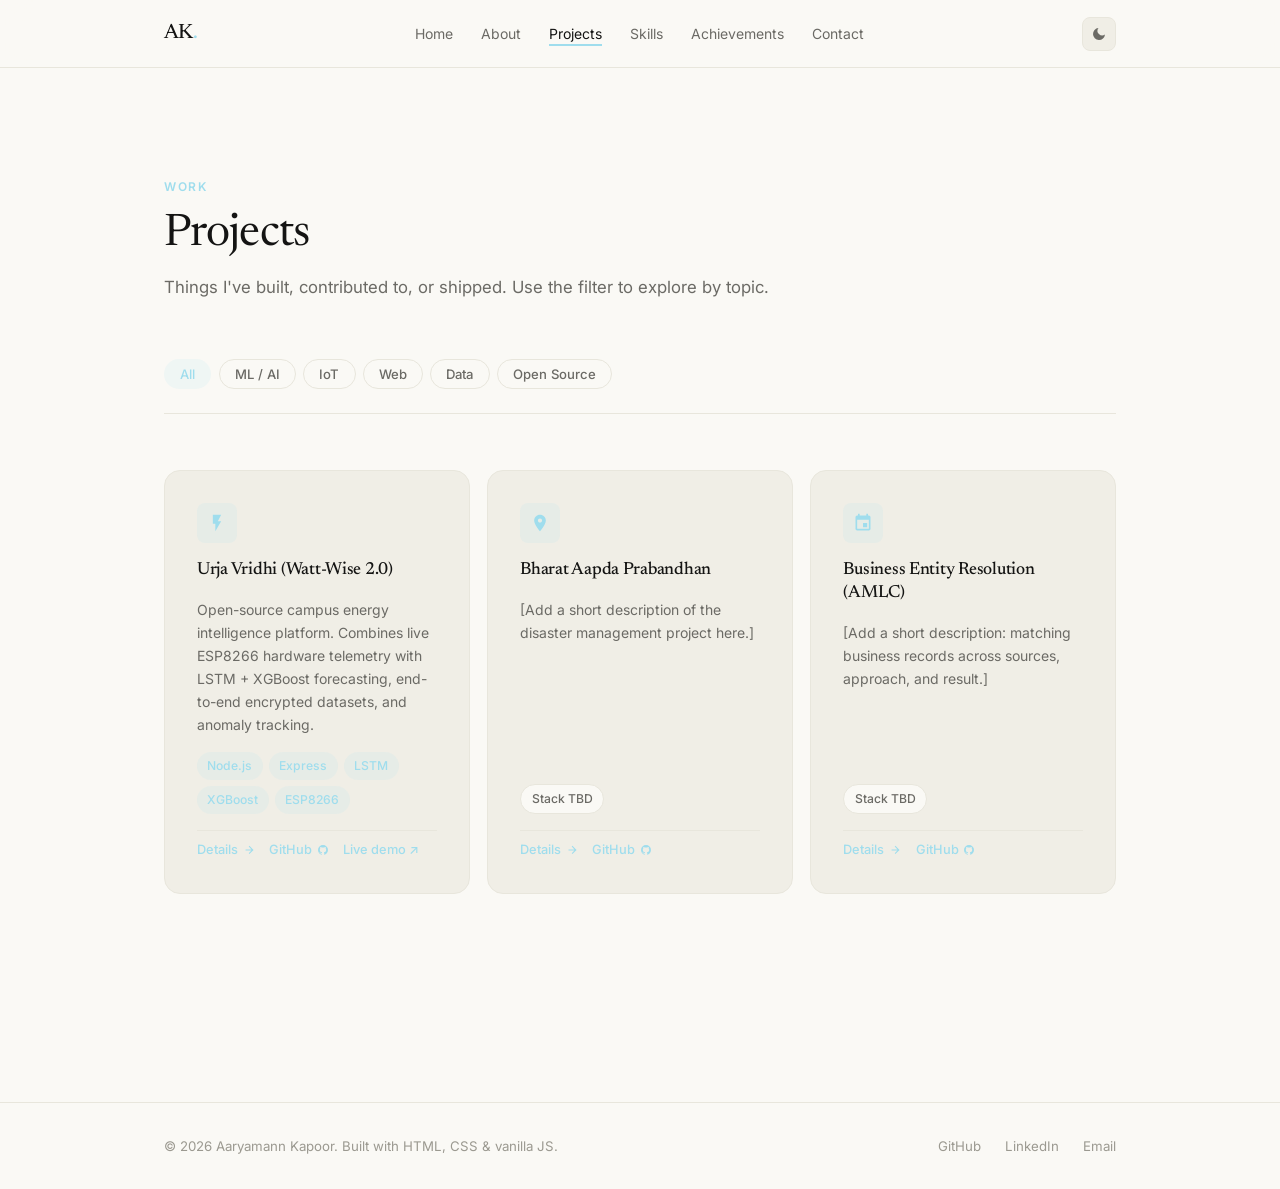
<file: projects.html>
<!DOCTYPE html>
<html lang="en">
<head>
  <meta charset="UTF-8">
  <meta name="viewport" content="width=device-width, initial-scale=1.0">
  <title>Projects — Aaryamann Kapoor</title>
  <meta name="description" content="Projects by Aaryamann Kapoor — energy intelligence platforms, ML pipelines, disaster management systems, and more.">
  <meta name="author" content="Aaryamann Kapoor">
  <link rel="preconnect" href="https://fonts.googleapis.com">
  <link rel="preconnect" href="https://fonts.gstatic.com" crossorigin>
  <link rel="stylesheet" href="css/style.css">
</head>
<body>

  <header class="site-header" role="banner">
    <nav class="nav-inner" aria-label="Main navigation">
      <a href="index.html" class="nav-logo" aria-label="Aaryamann Kapoor Home">AK<span class="dot">.</span></a>
      <ul class="nav-links" id="nav-links" role="list">
        <li><a href="index.html"        class="nav-link" id="nav-home">Home</a></li>
        <li><a href="about.html"        class="nav-link" id="nav-about">About</a></li>
        <li><a href="projects.html"     class="nav-link" id="nav-projects">Projects</a></li>
        <li><a href="skills.html"       class="nav-link" id="nav-skills">Skills</a></li>
        <li><a href="achievements.html" class="nav-link" id="nav-achievements">Achievements</a></li>
        <li><a href="contact.html"      class="nav-link" id="nav-contact">Contact</a></li>
      </ul>
      <div class="nav-actions">
        <button class="theme-toggle" id="theme-toggle" aria-label="Toggle dark mode" type="button">
          <svg class="icon-sun" viewBox="0 0 24 24" aria-hidden="true"><path d="M12 7a5 5 0 1 0 0 10A5 5 0 0 0 12 7zm0-5a1 1 0 0 1 1 1v1a1 1 0 1 1-2 0V3a1 1 0 0 1 1-1zm0 17a1 1 0 0 1 1 1v1a1 1 0 1 1-2 0v-1a1 1 0 0 1 1-1zm9-9h1a1 1 0 1 1 0 2h-1a1 1 0 1 1 0-2zM3 11H2a1 1 0 1 1 0 2h1a1 1 0 1 1 0-2zm12.66-6.07.71-.71a1 1 0 1 1 1.41 1.41l-.71.71a1 1 0 0 1-1.41-1.41zM6.34 17.66l-.7.71a1 1 0 1 1-1.42-1.42l.71-.7a1 1 0 1 1 1.41 1.41zM18.36 17l.71.71a1 1 0 1 1-1.41 1.41l-.71-.71A1 1 0 0 1 18.36 17zM7.05 7.05l-.71-.71A1 1 0 1 1 7.75 4.93l.71.71A1 1 0 0 1 7.05 7.05z"/></svg>
          <svg class="icon-moon" viewBox="0 0 24 24" aria-hidden="true"><path d="M21 12.79A9 9 0 1 1 11.21 3a7 7 0 0 0 9.79 9.79z"/></svg>
        </button>
        <button class="burger" id="burger" aria-label="Toggle navigation menu" aria-expanded="false" aria-controls="nav-links" type="button">
          <span></span><span></span><span></span>
        </button>
      </div>
    </nav>
  </header>

  <main class="page-body">
    <div class="container">
      <section class="section" aria-labelledby="projects-heading">
        <p class="eyebrow reveal">Work</p>
        <h1 class="section-title reveal reveal-delay-1" id="projects-heading">Projects</h1>
        <p class="section-lead reveal reveal-delay-2">
          Things I've built, contributed to, or shipped. Use the filter to explore by topic.
        </p>

        <!-- Filter bar -->
        <div class="filter-bar reveal reveal-delay-3" role="group" aria-label="Filter projects by tag">
          <button class="filter-btn active" data-filter="all"  id="filter-all">All</button>
          <button class="filter-btn" data-filter="ml"          id="filter-ml">ML / AI</button>
          <button class="filter-btn" data-filter="iot"         id="filter-iot">IoT</button>
          <button class="filter-btn" data-filter="web"         id="filter-web">Web</button>
          <button class="filter-btn" data-filter="data"        id="filter-data">Data</button>
          <button class="filter-btn" data-filter="open-source" id="filter-os">Open Source</button>
        </div>

        <!-- Projects grid -->
        <div class="projects-grid" id="projects-grid">

          <!-- Urja Vridhi -->
          <article class="project-card reveal reveal-delay-1"
                   data-tags="ml iot web open-source"
                   id="project-urja-vridhi">
            <div class="project-card-icon" aria-hidden="true">
              <svg viewBox="0 0 24 24"><path d="M7 2v11h3v9l7-12h-4l4-8z"/></svg>
            </div>
            <h2 class="project-card-title">Urja Vridhi (Watt-Wise 2.0)</h2>
            <p class="project-card-hook">
              Open-source campus energy intelligence platform. Combines live ESP8266 hardware telemetry with LSTM + XGBoost forecasting, end-to-end encrypted datasets, and anomaly tracking.
            </p>
            <div class="project-tags">
              <span class="tag">Node.js</span>
              <span class="tag">Express</span>
              <span class="tag">LSTM</span>
              <span class="tag">XGBoost</span>
              <span class="tag">ESP8266</span>
            </div>
            <div class="project-card-links">
              <a href="pages/project-urja-vridhi.html" class="proj-link" id="proj-urja-detail">
                Details
                <svg viewBox="0 0 24 24"><path d="M5 13h11.86l-5.43 5.43 1.42 1.42L21.14 12l-8.29-8.29-1.42 1.42L16.86 11H5v2z"/></svg>
              </a>
              <a href="https://github.com/SamridhiParashar-28/Urja_Vridhi" target="_blank" rel="noopener noreferrer" class="proj-link" id="proj-urja-github">
                GitHub
                <svg viewBox="0 0 24 24"><path d="M12 2A10 10 0 0 0 2 12c0 4.42 2.87 8.17 6.84 9.5.5.08.66-.23.66-.5v-1.69c-2.77.6-3.36-1.34-3.36-1.34-.46-1.16-1.11-1.47-1.11-1.47-.91-.62.07-.6.07-.6 1 .07 1.53 1.03 1.53 1.03.89 1.52 2.34 1.07 2.91.83.09-.65.35-1.09.63-1.34-2.22-.25-4.55-1.11-4.55-4.92 0-1.11.38-2 1.03-2.71-.1-.25-.45-1.29.1-2.64 0 0 .84-.27 2.75 1.02.8-.22 1.65-.33 2.5-.33.85 0 1.7.11 2.5.33 1.91-1.29 2.75-1.02 2.75-1.02.55 1.35.2 2.39.1 2.64.65.71 1.03 1.6 1.03 2.71 0 3.82-2.34 4.66-4.57 4.91.36.31.69.92.69 1.85V21c0 .27.16.59.67.5C19.14 20.16 22 16.42 22 12A10 10 0 0 0 12 2z"/></svg>
              </a>
              <a href="https://samridhiparashar-28.github.io/Urja_Vridhi/" target="_blank" rel="noopener noreferrer" class="proj-link" id="proj-urja-demo">
                Live demo ↗
              </a>
            </div>
          </article>

          <!-- Bharat Aapda Prabandhan -->
          <article class="project-card reveal reveal-delay-2"
                   data-tags="ml data"
                   id="project-bharat-aapda">
            <div class="project-card-icon" aria-hidden="true">
              <svg viewBox="0 0 24 24"><path d="M12 2C8.13 2 5 5.13 5 9c0 5.25 7 13 7 13s7-7.75 7-13c0-3.87-3.13-7-7-7zm0 9.5c-1.38 0-2.5-1.12-2.5-2.5s1.12-2.5 2.5-2.5 2.5 1.12 2.5 2.5-1.12 2.5-2.5 2.5z"/></svg>
            </div>
            <h2 class="project-card-title">Bharat Aapda Prabandhan</h2>
            <p class="project-card-hook">
              <!-- TODO: Add 1–2 line summary of what problem this solves -->
              [Add a short description of the disaster management project here.]
            </p>
            <div class="project-tags">
              <!-- TODO: Replace with real tech stack -->
              <span class="tag tag-neutral">Stack TBD</span>
            </div>
            <div class="project-card-links">
              <a href="pages/project-bharat-aapda.html" class="proj-link" id="proj-aapda-detail">
                Details
                <svg viewBox="0 0 24 24"><path d="M5 13h11.86l-5.43 5.43 1.42 1.42L21.14 12l-8.29-8.29-1.42 1.42L16.86 11H5v2z"/></svg>
              </a>
              <a href="https://github.com/Aaryamann-Kapoor/Bharat-Aapda-Prabandhan" target="_blank" rel="noopener noreferrer" class="proj-link" id="proj-aapda-github">
                GitHub
                <svg viewBox="0 0 24 24"><path d="M12 2A10 10 0 0 0 2 12c0 4.42 2.87 8.17 6.84 9.5.5.08.66-.23.66-.5v-1.69c-2.77.6-3.36-1.34-3.36-1.34-.46-1.16-1.11-1.47-1.11-1.47-.91-.62.07-.6.07-.6 1 .07 1.53 1.03 1.53 1.03.89 1.52 2.34 1.07 2.91.83.09-.65.35-1.09.63-1.34-2.22-.25-4.55-1.11-4.55-4.92 0-1.11.38-2 1.03-2.71-.1-.25-.45-1.29.1-2.64 0 0 .84-.27 2.75 1.02.8-.22 1.65-.33 2.5-.33.85 0 1.7.11 2.5.33 1.91-1.29 2.75-1.02 2.75-1.02.55 1.35.2 2.39.1 2.64.65.71 1.03 1.6 1.03 2.71 0 3.82-2.34 4.66-4.57 4.91.36.31.69.92.69 1.85V21c0 .27.16.59.67.5C19.14 20.16 22 16.42 22 12A10 10 0 0 0 12 2z"/></svg>
              </a>
            </div>
          </article>

          <!-- Business Entity Resolution -->
          <article class="project-card reveal reveal-delay-3"
                   data-tags="ml data"
                   id="project-business-entity">
            <div class="project-card-icon" aria-hidden="true">
              <svg viewBox="0 0 24 24"><path d="M17 12h-5v5h5v-5zM16 1v2H8V1H6v2H5c-1.11 0-1.99.9-1.99 2L3 19c0 1.1.89 2 2 2h14c1.1 0 2-.9 2-2V5c0-1.1-.9-2-2-2h-1V1h-2zm3 18H5V8h14v11z"/></svg>
            </div>
            <h2 class="project-card-title">Business Entity Resolution (AMLC)</h2>
            <p class="project-card-hook">
              <!-- TODO: Add 1–2 line summary of the entity matching approach and results -->
              [Add a short description: matching business records across sources, approach, and result.]
            </p>
            <div class="project-tags">
              <!-- TODO: Replace with real tech stack -->
              <span class="tag tag-neutral">Stack TBD</span>
            </div>
            <div class="project-card-links">
              <a href="pages/project-business-entity-resolution.html" class="proj-link" id="proj-entity-detail">
                Details
                <svg viewBox="0 0 24 24"><path d="M5 13h11.86l-5.43 5.43 1.42 1.42L21.14 12l-8.29-8.29-1.42 1.42L16.86 11H5v2z"/></svg>
              </a>
              <a href="https://github.com/Aaryamann-Kapoor/Business-Entity-Resolution-AMLC" target="_blank" rel="noopener noreferrer" class="proj-link" id="proj-entity-github">
                GitHub
                <svg viewBox="0 0 24 24"><path d="M12 2A10 10 0 0 0 2 12c0 4.42 2.87 8.17 6.84 9.5.5.08.66-.23.66-.5v-1.69c-2.77.6-3.36-1.34-3.36-1.34-.46-1.16-1.11-1.47-1.11-1.47-.91-.62.07-.6.07-.6 1 .07 1.53 1.03 1.53 1.03.89 1.52 2.34 1.07 2.91.83.09-.65.35-1.09.63-1.34-2.22-.25-4.55-1.11-4.55-4.92 0-1.11.38-2 1.03-2.71-.1-.25-.45-1.29.1-2.64 0 0 .84-.27 2.75 1.02.8-.22 1.65-.33 2.5-.33.85 0 1.7.11 2.5.33 1.91-1.29 2.75-1.02 2.75-1.02.55 1.35.2 2.39.1 2.64.65.71 1.03 1.6 1.03 2.71 0 3.82-2.34 4.66-4.57 4.91.36.31.69.92.69 1.85V21c0 .27.16.59.67.5C19.14 20.16 22 16.42 22 12A10 10 0 0 0 12 2z"/></svg>
              </a>
            </div>
          </article>

        </div><!-- /projects-grid -->
      </section>
    </div>
  </main>

  <footer class="site-footer" role="contentinfo">
    <div class="footer-inner">
      <p class="footer-copy">&copy; 2026 Aaryamann Kapoor. Built with HTML, CSS &amp; vanilla JS.</p>
      <nav class="footer-links" aria-label="Footer links">
        <a href="https://github.com/Aaryamann-Kapoor" target="_blank" rel="noopener noreferrer">GitHub</a>
        <a href="https://linkedin.com/in/aaryamann-kapoor" target="_blank" rel="noopener noreferrer">LinkedIn</a>
        <a href="mailto:aaryamannkapoor11@gmail.com">Email</a>
      </nav>
    </div>
  </footer>

  <script src="js/script.js"></script>
</body>
</html>
</file>
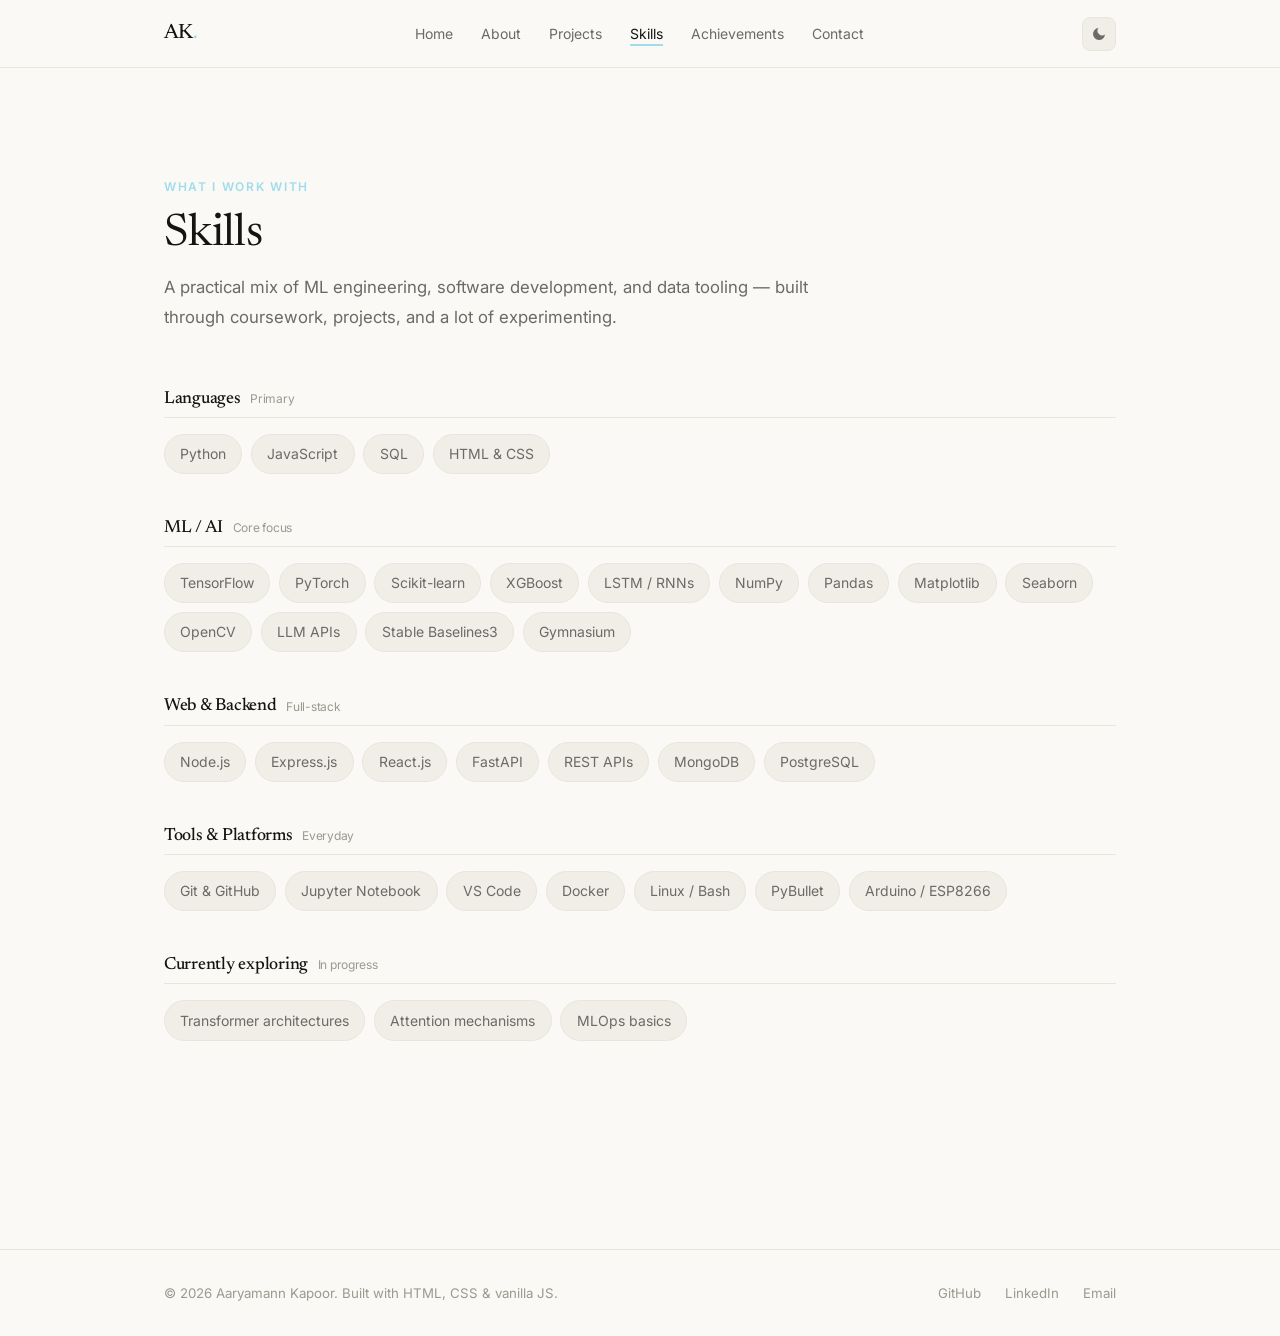
<file: skills.html>
﻿<!DOCTYPE html>
<html lang="en">
<head>
  <meta charset="UTF-8">
  <meta name="viewport" content="width=device-width, initial-scale=1.0">
  <title>Skills — Aaryamann Kapoor</title>
  <meta name="description" content="Technical skills of Aaryamann Kapoor — Python, ML/AI frameworks, web development, databases, and tools.">
  <meta name="author" content="Aaryamann Kapoor">
  <link rel="preconnect" href="https://fonts.googleapis.com">
  <link rel="preconnect" href="https://fonts.gstatic.com" crossorigin>
  <link rel="stylesheet" href="css/style.css">
</head>
<body>

  <header class="site-header" role="banner">
    <nav class="nav-inner" aria-label="Main navigation">
      <a href="index.html" class="nav-logo" aria-label="Aaryamann Kapoor Home">AK<span class="dot">.</span></a>
      <ul class="nav-links" id="nav-links" role="list">
        <li><a href="index.html"        class="nav-link" id="nav-home">Home</a></li>
        <li><a href="about.html"        class="nav-link" id="nav-about">About</a></li>
        <li><a href="projects.html"     class="nav-link" id="nav-projects">Projects</a></li>
        <li><a href="skills.html"       class="nav-link" id="nav-skills">Skills</a></li>
        <li><a href="achievements.html" class="nav-link" id="nav-achievements">Achievements</a></li>
        <li><a href="contact.html"      class="nav-link" id="nav-contact">Contact</a></li>
      </ul>
      <div class="nav-actions">
        <button class="theme-toggle" id="theme-toggle" aria-label="Toggle dark mode" type="button">
          <svg class="icon-sun" viewBox="0 0 24 24" aria-hidden="true"><path d="M12 7a5 5 0 1 0 0 10A5 5 0 0 0 12 7zm0-5a1 1 0 0 1 1 1v1a1 1 0 1 1-2 0V3a1 1 0 0 1 1-1zm0 17a1 1 0 0 1 1 1v1a1 1 0 1 1-2 0v-1a1 1 0 0 1 1-1zm9-9h1a1 1 0 1 1 0 2h-1a1 1 0 1 1 0-2zM3 11H2a1 1 0 1 1 0 2h1a1 1 0 1 1 0-2zm12.66-6.07.71-.71a1 1 0 1 1 1.41 1.41l-.71.71a1 1 0 0 1-1.41-1.41zM6.34 17.66l-.7.71a1 1 0 1 1-1.42-1.42l.71-.7a1 1 0 1 1 1.41 1.41zM18.36 17l.71.71a1 1 0 1 1-1.41 1.41l-.71-.71A1 1 0 0 1 18.36 17zM7.05 7.05l-.71-.71A1 1 0 1 1 7.75 4.93l.71.71A1 1 0 0 1 7.05 7.05z"/></svg>
          <svg class="icon-moon" viewBox="0 0 24 24" aria-hidden="true"><path d="M21 12.79A9 9 0 1 1 11.21 3a7 7 0 0 0 9.79 9.79z"/></svg>
        </button>
        <button class="burger" id="burger" aria-label="Toggle navigation menu" aria-expanded="false" aria-controls="nav-links" type="button">
          <span></span><span></span><span></span>
        </button>
      </div>
    </nav>
  </header>

  <main class="page-body">
    <div class="container">
      <section class="section" aria-labelledby="skills-heading">
        <p class="eyebrow reveal">What I work with</p>
        <h1 class="section-title reveal reveal-delay-1" id="skills-heading">Skills</h1>
        <p class="section-lead reveal reveal-delay-2">
          A practical mix of ML engineering, software development, and data tooling — built through coursework, projects, and a lot of experimenting.
        </p>

        <div class="skills-groups">

          <!-- Languages -->
          <div class="reveal reveal-delay-1">
            <h2 class="skill-group-heading">
              Languages
              <span class="count">Primary</span>
            </h2>
            <ul class="skill-tags" role="list" aria-label="Programming languages">
              <li><span class="skill-tag">Python</span></li>
              <li><span class="skill-tag">JavaScript</span></li>
              <li><span class="skill-tag">SQL</span></li>
              <li><span class="skill-tag">HTML &amp; CSS</span></li>
              <!-- TODO: Add any other languages you know (C++, Java, etc.) -->
            </ul>
          </div>

          <!-- ML / AI -->
          <div class="reveal reveal-delay-2">
            <h2 class="skill-group-heading">
              ML / AI
              <span class="count">Core focus</span>
            </h2>
            <ul class="skill-tags" role="list" aria-label="ML and AI tools">
              <li><span class="skill-tag">TensorFlow</span></li>
              <li><span class="skill-tag">PyTorch</span></li>
              <li><span class="skill-tag">Scikit-learn</span></li>
              <li><span class="skill-tag">XGBoost</span></li>
              <li><span class="skill-tag">LSTM / RNNs</span></li>
              <li><span class="skill-tag">NumPy</span></li>
              <li><span class="skill-tag">Pandas</span></li>
              <li><span class="skill-tag">Matplotlib</span></li>
              <li><span class="skill-tag">Seaborn</span></li>
              <li><span class="skill-tag">OpenCV</span></li>
              <li><span class="skill-tag">LLM APIs</span></li>
              <li><span class="skill-tag">Stable Baselines3</span></li>
              <li><span class="skill-tag">Gymnasium</span></li>
            </ul>
          </div>

          <!-- Web -->
          <div class="reveal reveal-delay-3">
            <h2 class="skill-group-heading">
              Web &amp; Backend
              <span class="count">Full-stack</span>
            </h2>
            <ul class="skill-tags" role="list" aria-label="Web and backend technologies">
              <li><span class="skill-tag">Node.js</span></li>
              <li><span class="skill-tag">Express.js</span></li>
              <li><span class="skill-tag">React.js</span></li>
              <li><span class="skill-tag">FastAPI</span></li>
              <li><span class="skill-tag">REST APIs</span></li>
              <li><span class="skill-tag">MongoDB</span></li>
              <li><span class="skill-tag">PostgreSQL</span></li>
            </ul>
          </div>

          <!-- Tools -->
          <div class="reveal reveal-delay-4">
            <h2 class="skill-group-heading">
              Tools &amp; Platforms
              <span class="count">Everyday</span>
            </h2>
            <ul class="skill-tags" role="list" aria-label="Development tools">
              <li><span class="skill-tag">Git &amp; GitHub</span></li>
              <li><span class="skill-tag">Jupyter Notebook</span></li>
              <li><span class="skill-tag">VS Code</span></li>
              <li><span class="skill-tag">Docker</span></li>
              <li><span class="skill-tag">Linux / Bash</span></li>
              <li><span class="skill-tag">PyBullet</span></li>
              <li><span class="skill-tag">Arduino / ESP8266</span></li>
              <!-- TODO: Add any other tools (Postman, Figma, etc.) -->
            </ul>
          </div>

          <!-- Currently learning -->
          <div class="reveal reveal-delay-5">
            <h2 class="skill-group-heading">
              Currently exploring
              <span class="count">In progress</span>
            </h2>
            <ul class="skill-tags" role="list" aria-label="Currently learning">
              <li><span class="skill-tag">Transformer architectures</span></li>
              <li><span class="skill-tag">Attention mechanisms</span></li>
              <li><span class="skill-tag">MLOps basics</span></li>
              <!-- TODO: Add more things you're currently learning -->
            </ul>
          </div>

        </div>
      </section>
    </div>
  </main>

  <footer class="site-footer" role="contentinfo">
    <div class="footer-inner">
      <p class="footer-copy">&copy; 2026 Aaryamann Kapoor. Built with HTML, CSS &amp; vanilla JS.</p>
      <nav class="footer-links" aria-label="Footer links">
        <a href="https://github.com/Aaryamann-Kapoor" target="_blank" rel="noopener noreferrer">GitHub</a>
        <a href="https://linkedin.com/in/aaryamann-kapoor" target="_blank" rel="noopener noreferrer">LinkedIn</a>
        <a href="mailto:aaryamannkapoor11@gmail.com">Email</a>
      </nav>
    </div>
  </footer>

  <script src="js/script.js"></script>
</body>
</html>
</file>
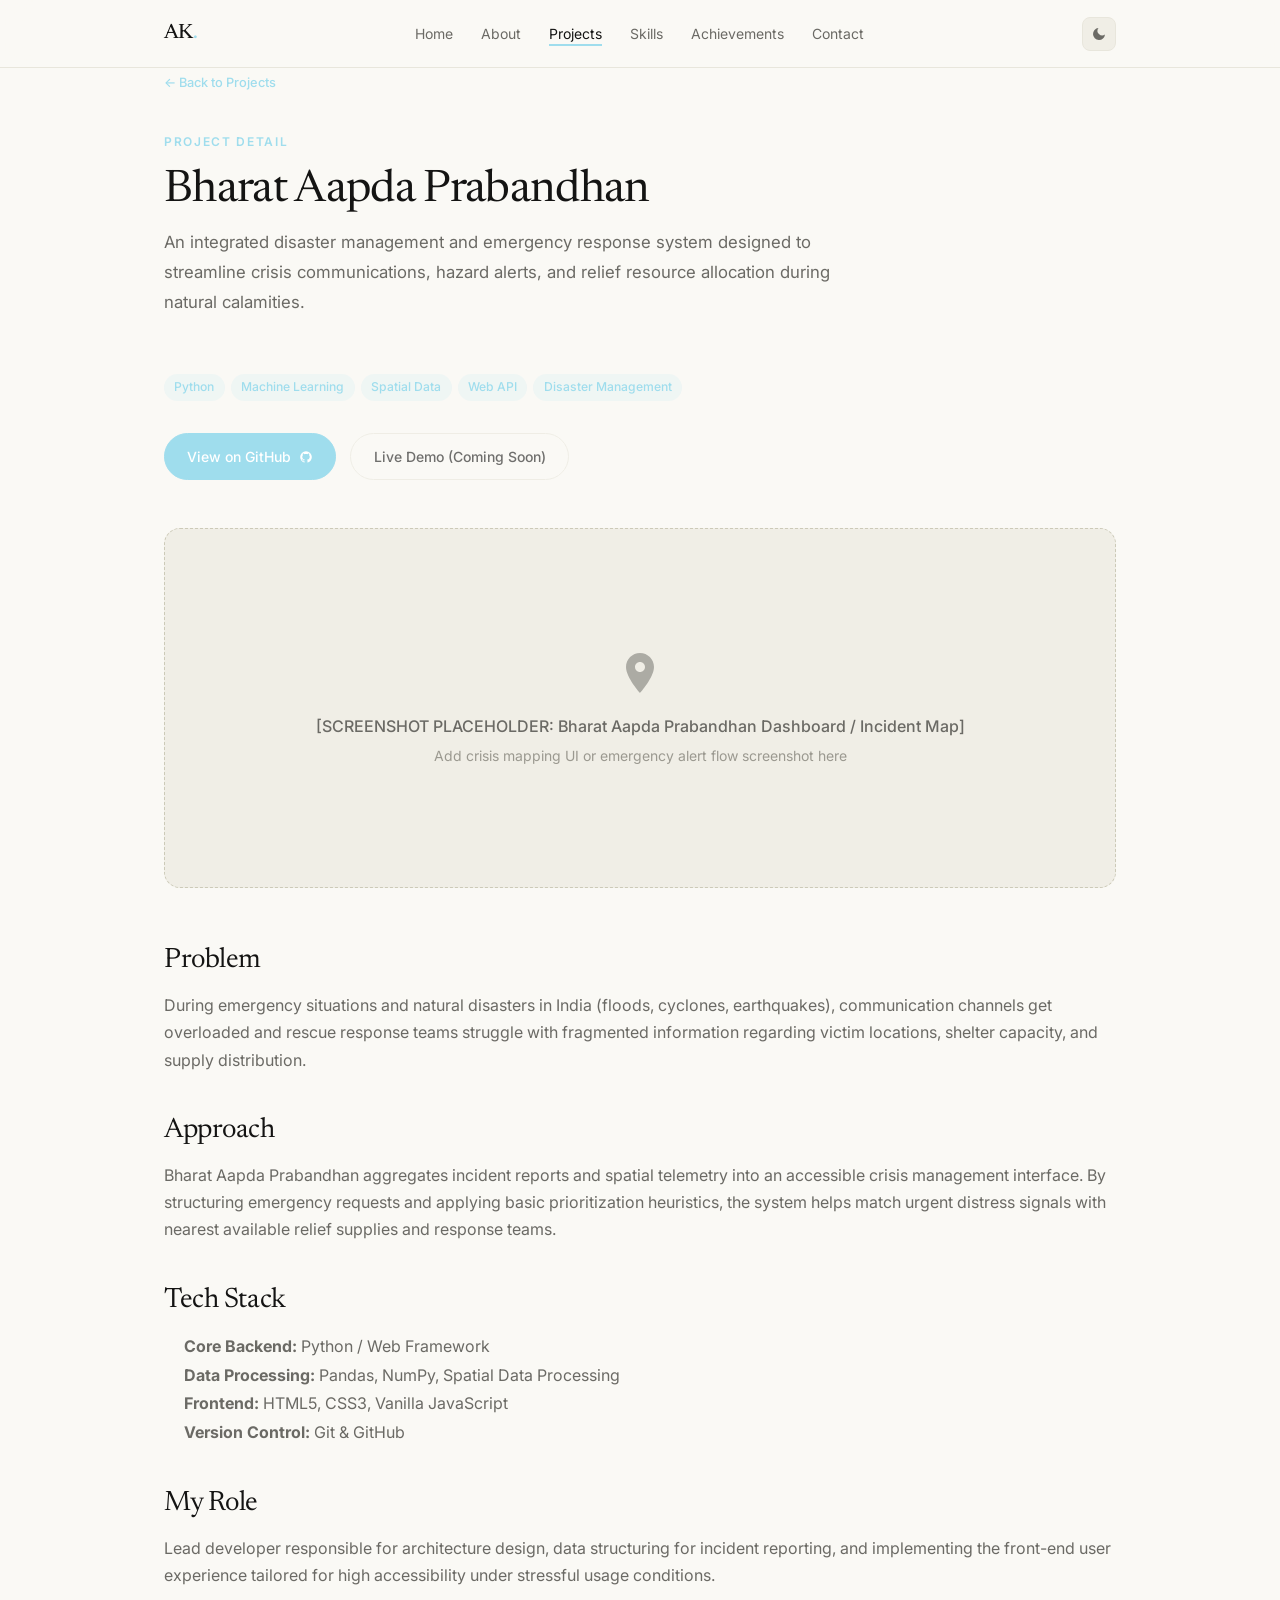
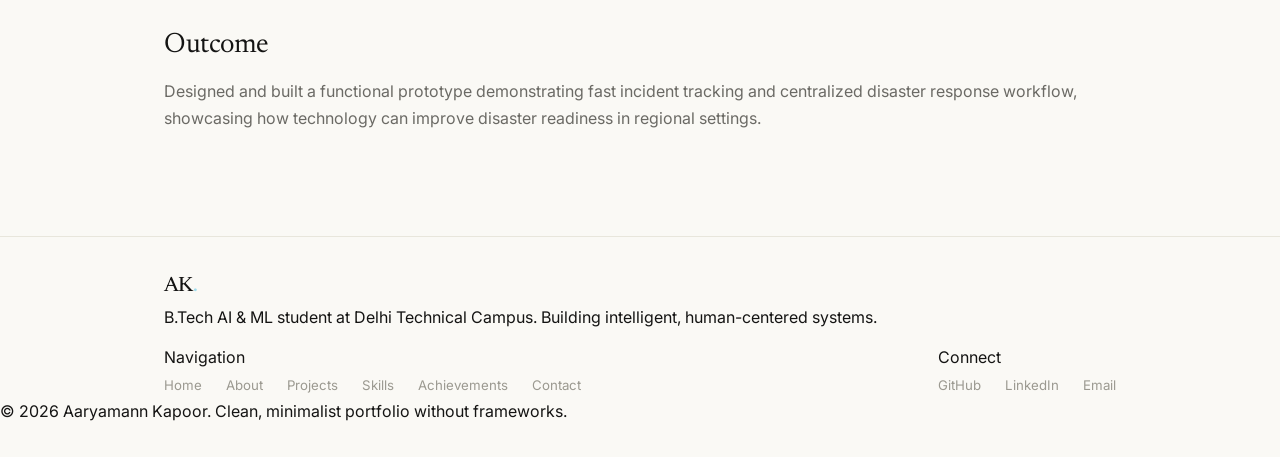
<file: pages/project-bharat-aapda.html>
<!DOCTYPE html>
<html lang="en">
<head>
  <meta charset="UTF-8">
  <meta name="viewport" content="width=device-width, initial-scale=1.0">
  <title>Bharat Aapda Prabandhan — Project Details | Aaryamann Kapoor</title>
  <meta name="description" content="A disaster management and emergency response platform designed to streamline crisis coordination, alert dissemination, and resource allocation across India.">
  <meta name="author" content="Aaryamann Kapoor">
  <link rel="preconnect" href="https://fonts.googleapis.com">
  <link rel="preconnect" href="https://fonts.gstatic.com" crossorigin>
  <link rel="stylesheet" href="../css/style.css">
</head>
<body>

  <!-- ── Header / Nav ── -->
  <header class="site-header" role="banner">
    <nav class="nav-inner" aria-label="Main navigation">
      <a href="../index.html" class="nav-logo" aria-label="Aaryamann Kapoor Home">AK<span class="dot">.</span></a>

      <ul class="nav-links" id="nav-links" role="list">
        <li><a href="../index.html"        class="nav-link" id="nav-home">Home</a></li>
        <li><a href="../about.html"        class="nav-link" id="nav-about">About</a></li>
        <li><a href="../projects.html"     class="nav-link active" id="nav-projects" aria-current="page">Projects</a></li>
        <li><a href="../skills.html"       class="nav-link" id="nav-skills">Skills</a></li>
        <li><a href="../achievements.html" class="nav-link" id="nav-achievements">Achievements</a></li>
        <li><a href="../contact.html"      class="nav-link" id="nav-contact">Contact</a></li>
      </ul>

      <div class="nav-actions">
        <button class="theme-toggle" id="theme-toggle" aria-label="Toggle dark mode" type="button">
          <svg class="icon-sun" viewBox="0 0 24 24" aria-hidden="true"><path d="M12 7a5 5 0 1 0 0 10A5 5 0 0 0 12 7zm0-5a1 1 0 0 1 1 1v1a1 1 0 1 1-2 0V3a1 1 0 0 1 1-1zm0 17a1 1 0 0 1 1 1v1a1 1 0 1 1-2 0v-1a1 1 0 0 1 1-1zm9-9h1a1 1 0 1 1 0 2h-1a1 1 0 1 1 0-2zM3 11H2a1 1 0 1 1 0 2h1a1 1 0 1 1 0-2zm12.66-6.07.71-.71a1 1 0 1 1 1.41 1.41l-.71.71a1 1 0 0 1-1.41-1.41zM6.34 17.66l-.7.71a1 1 0 1 1-1.42-1.42l.71-.7a1 1 0 1 1 1.41 1.41zM18.36 17l.71.71a1 1 0 1 1-1.41 1.41l-.71-.71A1 1 0 0 1 18.36 17zM7.05 7.05l-.71-.71A1 1 0 1 1 7.75 4.93l.71.71A1 1 0 0 1 7.05 7.05z"/></svg>
          <svg class="icon-moon" viewBox="0 0 24 24" aria-hidden="true"><path d="M21 12.79A9 9 0 1 1 11.21 3a7 7 0 0 0 9.79 9.79z"/></svg>
        </button>
        <button class="burger" id="burger" aria-label="Toggle navigation menu" aria-expanded="false" aria-controls="nav-links" type="button">
          <span></span><span></span><span></span>
        </button>
      </div>
    </nav>
  </header>

  <main class="page-body">
    <div class="container">
      
      <div style="margin-bottom: 2rem;">
        <a href="../projects.html" class="proj-link" style="display: inline-flex; align-items: center; gap: 0.5rem;">
          ← Back to Projects
        </a>
      </div>

      <article class="project-detail">
        <p class="eyebrow reveal">Project Detail</p>
        <h1 class="section-title reveal reveal-delay-1">Bharat Aapda Prabandhan</h1>
        <p class="section-lead reveal reveal-delay-2">
          An integrated disaster management and emergency response system designed to streamline crisis communications, hazard alerts, and relief resource allocation during natural calamities.
        </p>

        <div class="project-tags reveal reveal-delay-3" style="margin-bottom: 2rem;">
          <span class="tag">Python</span>
          <span class="tag">Machine Learning</span>
          <span class="tag">Spatial Data</span>
          <span class="tag">Web API</span>
          <span class="tag">Disaster Management</span>
        </div>

        <div class="hero-actions reveal reveal-delay-3" style="margin-bottom: 3rem;">
          <a href="https://github.com/Aaryamann-Kapoor/Bharat-Aapda-Prabandhan" target="_blank" rel="noopener noreferrer" class="btn btn-primary">
            View on GitHub
            <svg viewBox="0 0 24 24" aria-hidden="true"><path d="M12 2A10 10 0 0 0 2 12c0 4.42 2.87 8.17 6.84 9.5.5.08.66-.23.66-.5v-1.69c-2.77.6-3.36-1.34-3.36-1.34-.46-1.16-1.11-1.47-1.11-1.47-.91-.62.07-.6.07-.6 1 .07 1.53 1.03 1.53 1.03.89 1.52 2.34 1.07 2.91.83.09-.65.35-1.09.63-1.34-2.22-.25-4.55-1.11-4.55-4.92 0-1.11.38-2 1.03-2.71-.1-.25-.45-1.29.1-2.64 0 0 .84-.27 2.75 1.02.8-.22 1.65-.33 2.5-.33.85 0 1.7.11 2.5.33 1.91-1.29 2.75-1.02 2.75-1.02.55 1.35.2 2.39.1 2.64.65.71 1.03 1.6 1.03 2.71 0 3.82-2.34 4.66-4.57 4.91.36.31.69.92.69 1.85V21c0 .27.16.59.67.5C19.14 20.16 22 16.42 22 12A10 10 0 0 0 12 2z"/></svg>
          </a>
          <!-- TODO: Add live demo link if deployed -->
          <span class="btn btn-outline" style="opacity: 0.6; cursor: not-allowed;" title="Live demo link coming soon">
            Live Demo (Coming Soon)
          </span>
        </div>

        <!-- Screenshot Placeholder -->
        <div class="reveal reveal-delay-4" style="margin-bottom: 3.5rem;">
          <div class="image-placeholder" style="width: 100%; height: 360px; background: var(--bg-surface); border: 1px dashed var(--border-hover); border-radius: var(--r-lg); display: flex; flex-direction: column; align-items: center; justify-content: center; color: var(--text-secondary); text-align: center; padding: 2rem;">
            <svg viewBox="0 0 24 24" width="48" height="48" style="margin-bottom: 1rem; fill: currentColor; opacity: 0.5;"><path d="M12 2C8.13 2 5 5.13 5 9c0 5.25 7 13 7 13s7-7.75 7-13c0-3.87-3.13-7-7-7zm0 9.5c-1.38 0-2.5-1.12-2.5-2.5s1.12-2.5 2.5-2.5 2.5 1.12 2.5 2.5-1.12 2.5-2.5 2.5z"/></svg>
            <p style="font-weight: 500; margin-bottom: 0.25rem;">[SCREENSHOT PLACEHOLDER: Bharat Aapda Prabandhan Dashboard / Incident Map]</p>
            <p style="font-size: 0.875rem; color: var(--text-muted);">Add crisis mapping UI or emergency alert flow screenshot here</p>
          </div>
        </div>

        <!-- Details Sections -->
        <div class="detail-grid" style="display: grid; gap: 2.5rem;">
          
          <section class="detail-section reveal">
            <h2 style="font-family: var(--font-serif); font-size: 1.75rem; margin-bottom: 1rem;">Problem</h2>
            <p style="color: var(--text-secondary); line-height: 1.7;">
              During emergency situations and natural disasters in India (floods, cyclones, earthquakes), communication channels get overloaded and rescue response teams struggle with fragmented information regarding victim locations, shelter capacity, and supply distribution.
            </p>
          </section>

          <section class="detail-section reveal">
            <h2 style="font-family: var(--font-serif); font-size: 1.75rem; margin-bottom: 1rem;">Approach</h2>
            <p style="color: var(--text-secondary); line-height: 1.7;">
              Bharat Aapda Prabandhan aggregates incident reports and spatial telemetry into an accessible crisis management interface. By structuring emergency requests and applying basic prioritization heuristics, the system helps match urgent distress signals with nearest available relief supplies and response teams.
            </p>
          </section>

          <section class="detail-section reveal">
            <h2 style="font-family: var(--font-serif); font-size: 1.75rem; margin-bottom: 1rem;">Tech Stack</h2>
            <ul style="color: var(--text-secondary); line-height: 1.8; padding-left: 1.25rem;">
              <li><strong>Core Backend:</strong> Python / Web Framework</li>
              <li><strong>Data Processing:</strong> Pandas, NumPy, Spatial Data Processing</li>
              <li><strong>Frontend:</strong> HTML5, CSS3, Vanilla JavaScript</li>
              <li><strong>Version Control:</strong> Git & GitHub</li>
            </ul>
          </section>

          <section class="detail-section reveal">
            <h2 style="font-family: var(--font-serif); font-size: 1.75rem; margin-bottom: 1rem;">My Role</h2>
            <p style="color: var(--text-secondary); line-height: 1.7;">
              Lead developer responsible for architecture design, data structuring for incident reporting, and implementing the front-end user experience tailored for high accessibility under stressful usage conditions.
            </p>
          </section>

          <section class="detail-section reveal">
            <h2 style="font-family: var(--font-serif); font-size: 1.75rem; margin-bottom: 1rem;">Outcome</h2>
            <p style="color: var(--text-secondary); line-height: 1.7;">
              Designed and built a functional prototype demonstrating fast incident tracking and centralized disaster response workflow, showcasing how technology can improve disaster readiness in regional settings.
            </p>
          </section>

        </div>
      </article>

    </div>
  </main>

  <!-- ── Footer ── -->
  <footer class="site-footer" role="contentinfo">
    <div class="footer-inner">
      <div class="footer-brand">
        <a href="../index.html" class="nav-logo">AK<span class="dot">.</span></a>
        <p class="footer-tagline">B.Tech AI &amp; ML student at Delhi Technical Campus. Building intelligent, human-centered systems.</p>
      </div>

      <div class="footer-col">
        <div class="footer-col-title">Navigation</div>
        <ul class="footer-links" role="list">
          <li><a href="../index.html">Home</a></li>
          <li><a href="../about.html">About</a></li>
          <li><a href="../projects.html">Projects</a></li>
          <li><a href="../skills.html">Skills</a></li>
          <li><a href="../achievements.html">Achievements</a></li>
          <li><a href="../contact.html">Contact</a></li>
        </ul>
      </div>

      <div class="footer-col">
        <div class="footer-col-title">Connect</div>
        <ul class="footer-links" role="list">
          <li><a href="https://github.com/Aaryamann-Kapoor" target="_blank" rel="noopener noreferrer">GitHub</a></li>
          <li><a href="https://linkedin.com/in/aaryamann-kapoor" target="_blank" rel="noopener noreferrer">LinkedIn</a></li>
          <li><a href="mailto:aaryamannkapoor11@gmail.com">Email</a></li>
        </ul>
      </div>
    </div>

    <div class="footer-bottom">
      <p>&copy; 2026 Aaryamann Kapoor. Clean, minimalist portfolio without frameworks.</p>
    </div>
  </footer>

  <script src="../js/script.js"></script>
</body>
</html>
</file>
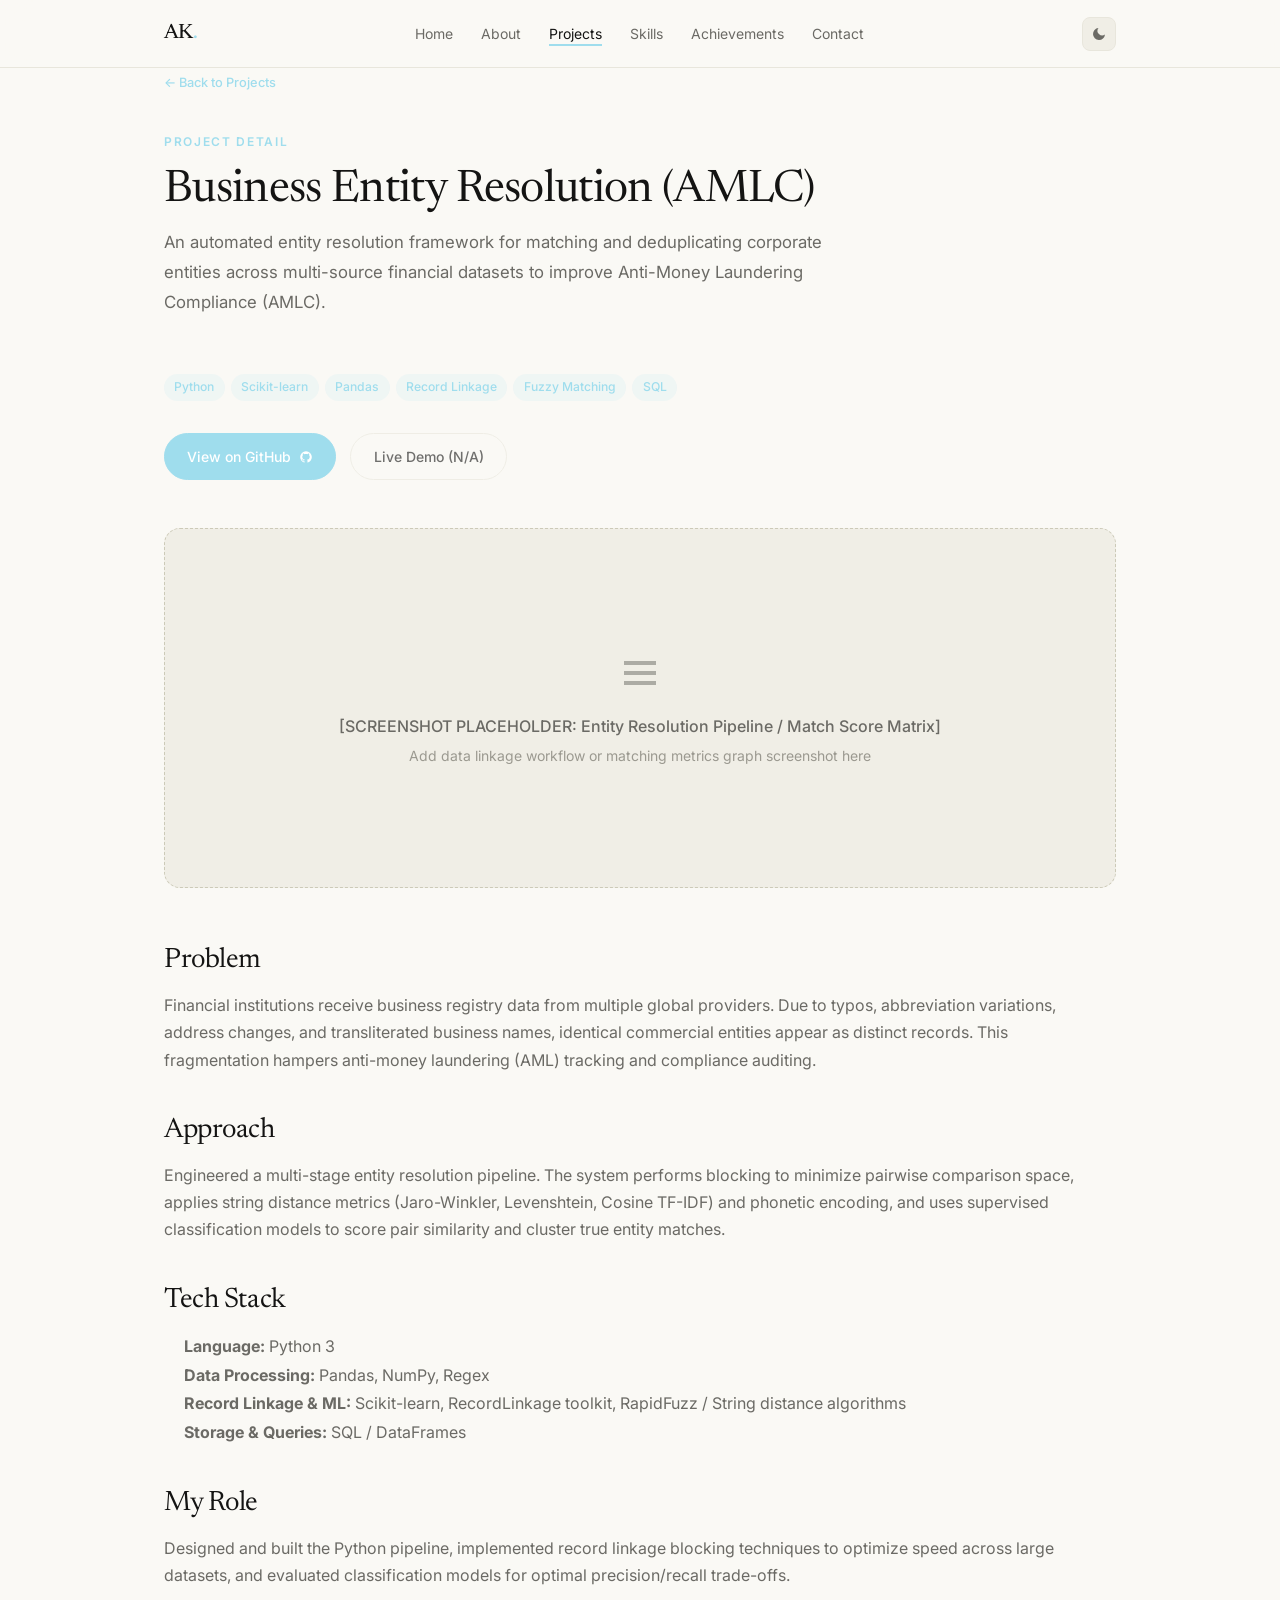
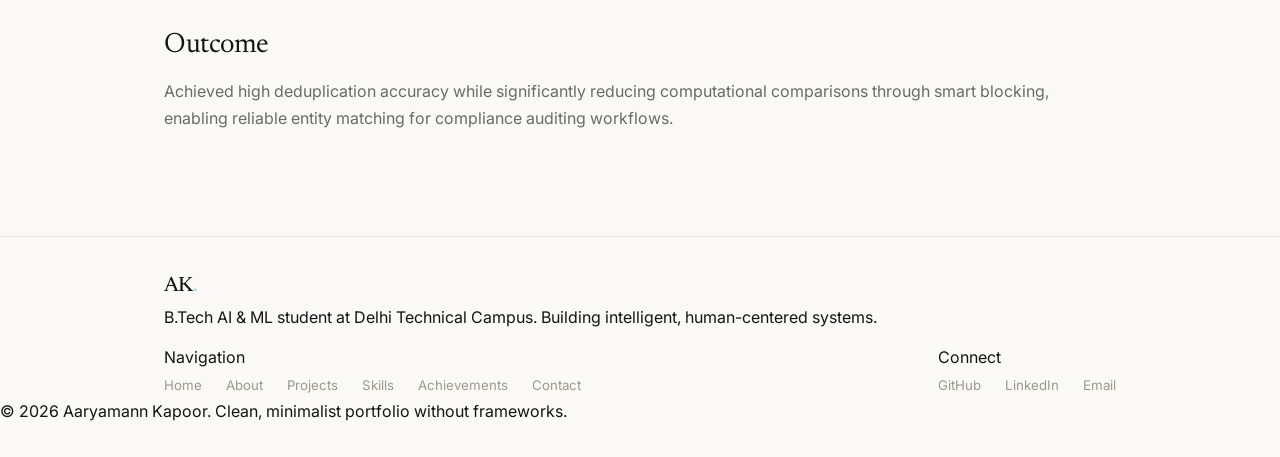
<file: pages/project-business-entity-resolution.html>
<!DOCTYPE html>
<html lang="en">
<head>
  <meta charset="UTF-8">
  <meta name="viewport" content="width=device-width, initial-scale=1.0">
  <title>Business Entity Resolution (AMLC) — Project Details | Aaryamann Kapoor</title>
  <meta name="description" content="Machine learning pipeline for resolving and deduplicating commercial business entities across disparate datasets for anti-money laundering (AML) compliance.">
  <meta name="author" content="Aaryamann Kapoor">
  <link rel="preconnect" href="https://fonts.googleapis.com">
  <link rel="preconnect" href="https://fonts.gstatic.com" crossorigin>
  <link rel="stylesheet" href="../css/style.css">
</head>
<body>

  <!-- ── Header / Nav ── -->
  <header class="site-header" role="banner">
    <nav class="nav-inner" aria-label="Main navigation">
      <a href="../index.html" class="nav-logo" aria-label="Aaryamann Kapoor Home">AK<span class="dot">.</span></a>

      <ul class="nav-links" id="nav-links" role="list">
        <li><a href="../index.html"        class="nav-link" id="nav-home">Home</a></li>
        <li><a href="../about.html"        class="nav-link" id="nav-about">About</a></li>
        <li><a href="../projects.html"     class="nav-link active" id="nav-projects" aria-current="page">Projects</a></li>
        <li><a href="../skills.html"       class="nav-link" id="nav-skills">Skills</a></li>
        <li><a href="../achievements.html" class="nav-link" id="nav-achievements">Achievements</a></li>
        <li><a href="../contact.html"      class="nav-link" id="nav-contact">Contact</a></li>
      </ul>

      <div class="nav-actions">
        <button class="theme-toggle" id="theme-toggle" aria-label="Toggle dark mode" type="button">
          <svg class="icon-sun" viewBox="0 0 24 24" aria-hidden="true"><path d="M12 7a5 5 0 1 0 0 10A5 5 0 0 0 12 7zm0-5a1 1 0 0 1 1 1v1a1 1 0 1 1-2 0V3a1 1 0 0 1 1-1zm0 17a1 1 0 0 1 1 1v1a1 1 0 1 1-2 0v-1a1 1 0 0 1 1-1zm9-9h1a1 1 0 1 1 0 2h-1a1 1 0 1 1 0-2zM3 11H2a1 1 0 1 1 0 2h1a1 1 0 1 1 0-2zm12.66-6.07.71-.71a1 1 0 1 1 1.41 1.41l-.71.71a1 1 0 0 1-1.41-1.41zM6.34 17.66l-.7.71a1 1 0 1 1-1.42-1.42l.71-.7a1 1 0 1 1 1.41 1.41zM18.36 17l.71.71a1 1 0 1 1-1.41 1.41l-.71-.71A1 1 0 0 1 18.36 17zM7.05 7.05l-.71-.71A1 1 0 1 1 7.75 4.93l.71.71A1 1 0 0 1 7.05 7.05z"/></svg>
          <svg class="icon-moon" viewBox="0 0 24 24" aria-hidden="true"><path d="M21 12.79A9 9 0 1 1 11.21 3a7 7 0 0 0 9.79 9.79z"/></svg>
        </button>
        <button class="burger" id="burger" aria-label="Toggle navigation menu" aria-expanded="false" aria-controls="nav-links" type="button">
          <span></span><span></span><span></span>
        </button>
      </div>
    </nav>
  </header>

  <main class="page-body">
    <div class="container">
      
      <div style="margin-bottom: 2rem;">
        <a href="../projects.html" class="proj-link" style="display: inline-flex; align-items: center; gap: 0.5rem;">
          ← Back to Projects
        </a>
      </div>

      <article class="project-detail">
        <p class="eyebrow reveal">Project Detail</p>
        <h1 class="section-title reveal reveal-delay-1">Business Entity Resolution (AMLC)</h1>
        <p class="section-lead reveal reveal-delay-2">
          An automated entity resolution framework for matching and deduplicating corporate entities across multi-source financial datasets to improve Anti-Money Laundering Compliance (AMLC).
        </p>

        <div class="project-tags reveal reveal-delay-3" style="margin-bottom: 2rem;">
          <span class="tag">Python</span>
          <span class="tag">Scikit-learn</span>
          <span class="tag">Pandas</span>
          <span class="tag">Record Linkage</span>
          <span class="tag">Fuzzy Matching</span>
          <span class="tag">SQL</span>
        </div>

        <div class="hero-actions reveal reveal-delay-3" style="margin-bottom: 3rem;">
          <a href="https://github.com/Aaryamann-Kapoor/Business-Entity-Resolution-AMLC" target="_blank" rel="noopener noreferrer" class="btn btn-primary">
            View on GitHub
            <svg viewBox="0 0 24 24" aria-hidden="true"><path d="M12 2A10 10 0 0 0 2 12c0 4.42 2.87 8.17 6.84 9.5.5.08.66-.23.66-.5v-1.69c-2.77.6-3.36-1.34-3.36-1.34-.46-1.16-1.11-1.47-1.11-1.47-.91-.62.07-.6.07-.6 1 .07 1.53 1.03 1.53 1.03.89 1.52 2.34 1.07 2.91.83.09-.65.35-1.09.63-1.34-2.22-.25-4.55-1.11-4.55-4.92 0-1.11.38-2 1.03-2.71-.1-.25-.45-1.29.1-2.64 0 0 .84-.27 2.75 1.02.8-.22 1.65-.33 2.5-.33.85 0 1.7.11 2.5.33 1.91-1.29 2.75-1.02 2.75-1.02.55 1.35.2 2.39.1 2.64.65.71 1.03 1.6 1.03 2.71 0 3.82-2.34 4.66-4.57 4.91.36.31.69.92.69 1.85V21c0 .27.16.59.67.5C19.14 20.16 22 16.42 22 12A10 10 0 0 0 12 2z"/></svg>
          </a>
          <!-- TODO: Add live demo link if available -->
          <span class="btn btn-outline" style="opacity: 0.6; cursor: not-allowed;" title="Live demo link coming soon">
            Live Demo (N/A)
          </span>
        </div>

        <!-- Screenshot Placeholder -->
        <div class="reveal reveal-delay-4" style="margin-bottom: 3.5rem;">
          <div class="image-placeholder" style="width: 100%; height: 360px; background: var(--bg-surface); border: 1px dashed var(--border-hover); border-radius: var(--r-lg); display: flex; flex-direction: column; align-items: center; justify-content: center; color: var(--text-secondary); text-align: center; padding: 2rem;">
            <svg viewBox="0 0 24 24" width="48" height="48" style="margin-bottom: 1rem; fill: currentColor; opacity: 0.5;"><path d="M4 6h16v2H4zm0 5h16v2H4zm0 5h16v2H4z"/></svg>
            <p style="font-weight: 500; margin-bottom: 0.25rem;">[SCREENSHOT PLACEHOLDER: Entity Resolution Pipeline / Match Score Matrix]</p>
            <p style="font-size: 0.875rem; color: var(--text-muted);">Add data linkage workflow or matching metrics graph screenshot here</p>
          </div>
        </div>

        <!-- Details Sections -->
        <div class="detail-grid" style="display: grid; gap: 2.5rem;">
          
          <section class="detail-section reveal">
            <h2 style="font-family: var(--font-serif); font-size: 1.75rem; margin-bottom: 1rem;">Problem</h2>
            <p style="color: var(--text-secondary); line-height: 1.7;">
              Financial institutions receive business registry data from multiple global providers. Due to typos, abbreviation variations, address changes, and transliterated business names, identical commercial entities appear as distinct records. This fragmentation hampers anti-money laundering (AML) tracking and compliance auditing.
            </p>
          </section>

          <section class="detail-section reveal">
            <h2 style="font-family: var(--font-serif); font-size: 1.75rem; margin-bottom: 1rem;">Approach</h2>
            <p style="color: var(--text-secondary); line-height: 1.7;">
              Engineered a multi-stage entity resolution pipeline. The system performs blocking to minimize pairwise comparison space, applies string distance metrics (Jaro-Winkler, Levenshtein, Cosine TF-IDF) and phonetic encoding, and uses supervised classification models to score pair similarity and cluster true entity matches.
            </p>
          </section>

          <section class="detail-section reveal">
            <h2 style="font-family: var(--font-serif); font-size: 1.75rem; margin-bottom: 1rem;">Tech Stack</h2>
            <ul style="color: var(--text-secondary); line-height: 1.8; padding-left: 1.25rem;">
              <li><strong>Language:</strong> Python 3</li>
              <li><strong>Data Processing:</strong> Pandas, NumPy, Regex</li>
              <li><strong>Record Linkage & ML:</strong> Scikit-learn, RecordLinkage toolkit, RapidFuzz / String distance algorithms</li>
              <li><strong>Storage & Queries:</strong> SQL / DataFrames</li>
            </ul>
          </section>

          <section class="detail-section reveal">
            <h2 style="font-family: var(--font-serif); font-size: 1.75rem; margin-bottom: 1rem;">My Role</h2>
            <p style="color: var(--text-secondary); line-height: 1.7;">
              Designed and built the Python pipeline, implemented record linkage blocking techniques to optimize speed across large datasets, and evaluated classification models for optimal precision/recall trade-offs.
            </p>
          </section>

          <section class="detail-section reveal">
            <h2 style="font-family: var(--font-serif); font-size: 1.75rem; margin-bottom: 1rem;">Outcome</h2>
            <p style="color: var(--text-secondary); line-height: 1.7;">
              Achieved high deduplication accuracy while significantly reducing computational comparisons through smart blocking, enabling reliable entity matching for compliance auditing workflows.
            </p>
          </section>

        </div>
      </article>

    </div>
  </main>

  <!-- ── Footer ── -->
  <footer class="site-footer" role="contentinfo">
    <div class="footer-inner">
      <div class="footer-brand">
        <a href="../index.html" class="nav-logo">AK<span class="dot">.</span></a>
        <p class="footer-tagline">B.Tech AI &amp; ML student at Delhi Technical Campus. Building intelligent, human-centered systems.</p>
      </div>

      <div class="footer-col">
        <div class="footer-col-title">Navigation</div>
        <ul class="footer-links" role="list">
          <li><a href="../index.html">Home</a></li>
          <li><a href="../about.html">About</a></li>
          <li><a href="../projects.html">Projects</a></li>
          <li><a href="../skills.html">Skills</a></li>
          <li><a href="../achievements.html">Achievements</a></li>
          <li><a href="../contact.html">Contact</a></li>
        </ul>
      </div>

      <div class="footer-col">
        <div class="footer-col-title">Connect</div>
        <ul class="footer-links" role="list">
          <li><a href="https://github.com/Aaryamann-Kapoor" target="_blank" rel="noopener noreferrer">GitHub</a></li>
          <li><a href="https://linkedin.com/in/aaryamann-kapoor" target="_blank" rel="noopener noreferrer">LinkedIn</a></li>
          <li><a href="mailto:aaryamannkapoor11@gmail.com">Email</a></li>
        </ul>
      </div>
    </div>

    <div class="footer-bottom">
      <p>&copy; 2026 Aaryamann Kapoor. Clean, minimalist portfolio without frameworks.</p>
    </div>
  </footer>

  <script src="../js/script.js"></script>
</body>
</html>
</file>
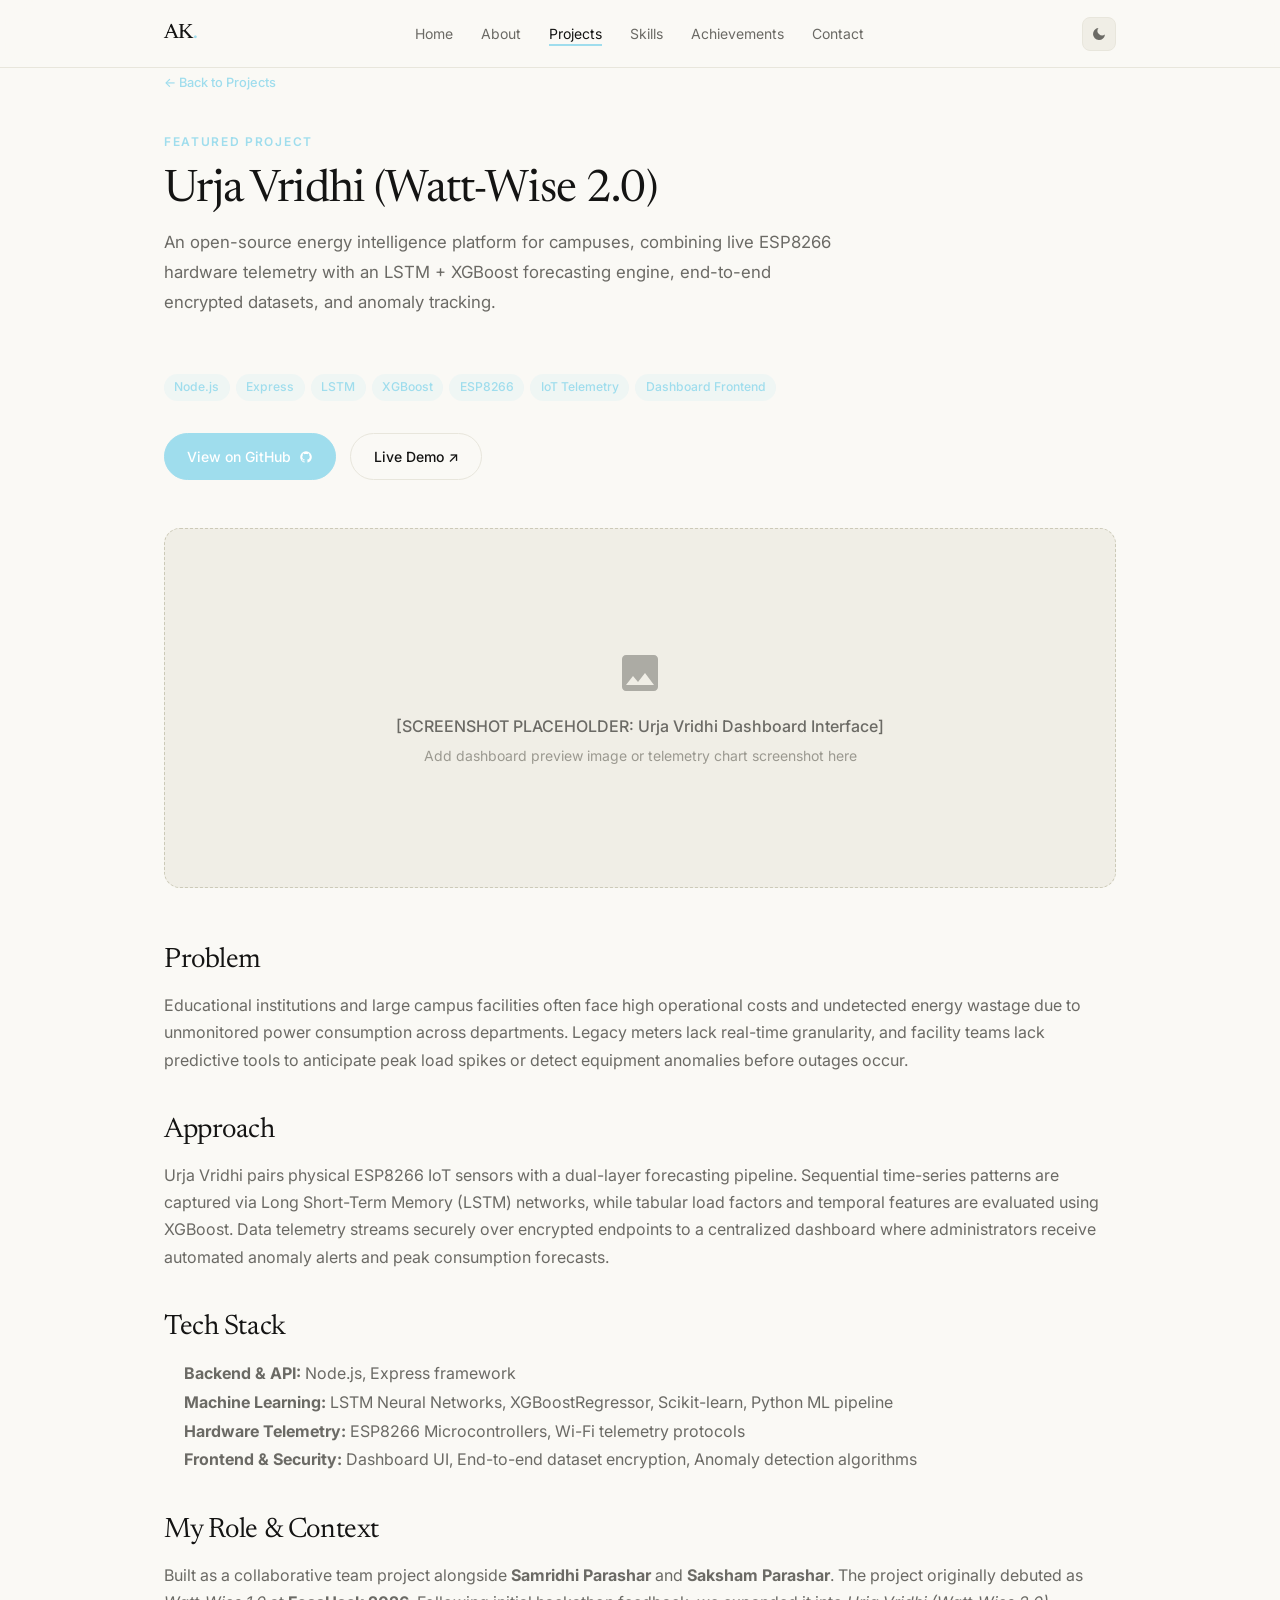
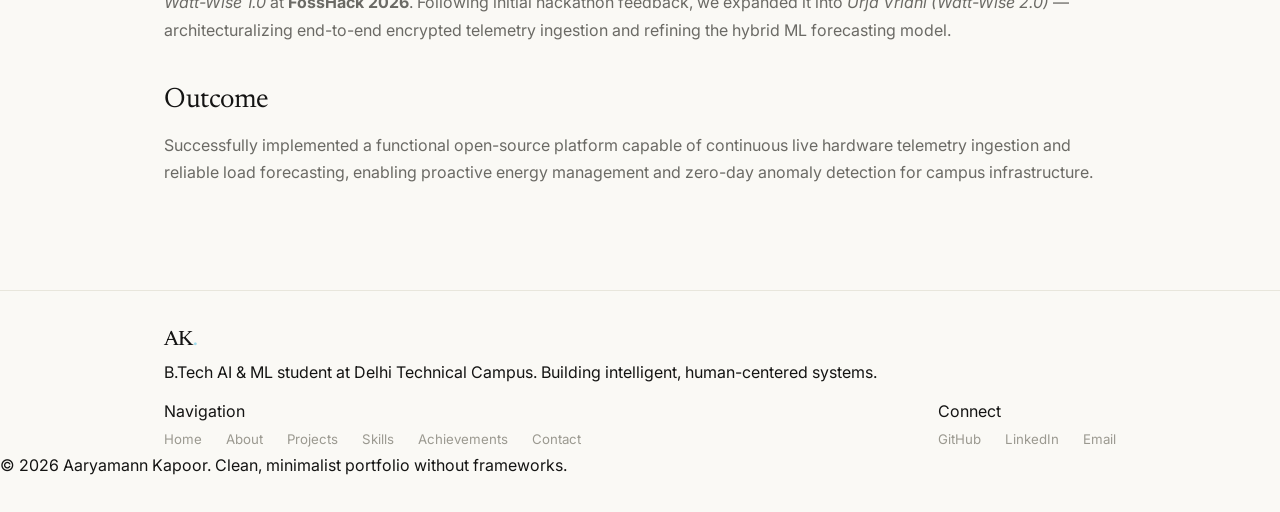
<file: pages/project-urja-vridhi.html>
<!DOCTYPE html>
<html lang="en">
<head>
  <meta charset="UTF-8">
  <meta name="viewport" content="width=device-width, initial-scale=1.0">
  <title>Urja Vridhi (Watt-Wise 2.0) — Project Details | Aaryamann Kapoor</title>
  <meta name="description" content="Open-source campus energy intelligence platform combining live ESP8266 telemetry with LSTM + XGBoost forecasting engine, end-to-end encrypted datasets, and anomaly tracking.">
  <meta name="author" content="Aaryamann Kapoor">
  <link rel="preconnect" href="https://fonts.googleapis.com">
  <link rel="preconnect" href="https://fonts.gstatic.com" crossorigin>
  <link rel="stylesheet" href="../css/style.css">
</head>
<body>

  <!-- ── Header / Nav ── -->
  <header class="site-header" role="banner">
    <nav class="nav-inner" aria-label="Main navigation">
      <a href="../index.html" class="nav-logo" aria-label="Aaryamann Kapoor Home">AK<span class="dot">.</span></a>

      <ul class="nav-links" id="nav-links" role="list">
        <li><a href="../index.html"        class="nav-link" id="nav-home">Home</a></li>
        <li><a href="../about.html"        class="nav-link" id="nav-about">About</a></li>
        <li><a href="../projects.html"     class="nav-link active" id="nav-projects" aria-current="page">Projects</a></li>
        <li><a href="../skills.html"       class="nav-link" id="nav-skills">Skills</a></li>
        <li><a href="../achievements.html" class="nav-link" id="nav-achievements">Achievements</a></li>
        <li><a href="../contact.html"      class="nav-link" id="nav-contact">Contact</a></li>
      </ul>

      <div class="nav-actions">
        <button class="theme-toggle" id="theme-toggle" aria-label="Toggle dark mode" type="button">
          <svg class="icon-sun" viewBox="0 0 24 24" aria-hidden="true"><path d="M12 7a5 5 0 1 0 0 10A5 5 0 0 0 12 7zm0-5a1 1 0 0 1 1 1v1a1 1 0 1 1-2 0V3a1 1 0 0 1 1-1zm0 17a1 1 0 0 1 1 1v1a1 1 0 1 1-2 0v-1a1 1 0 0 1 1-1zm9-9h1a1 1 0 1 1 0 2h-1a1 1 0 1 1 0-2zM3 11H2a1 1 0 1 1 0 2h1a1 1 0 1 1 0-2zm12.66-6.07.71-.71a1 1 0 1 1 1.41 1.41l-.71.71a1 1 0 0 1-1.41-1.41zM6.34 17.66l-.7.71a1 1 0 1 1-1.42-1.42l.71-.7a1 1 0 1 1 1.41 1.41zM18.36 17l.71.71a1 1 0 1 1-1.41 1.41l-.71-.71A1 1 0 0 1 18.36 17zM7.05 7.05l-.71-.71A1 1 0 1 1 7.75 4.93l.71.71A1 1 0 0 1 7.05 7.05z"/></svg>
          <svg class="icon-moon" viewBox="0 0 24 24" aria-hidden="true"><path d="M21 12.79A9 9 0 1 1 11.21 3a7 7 0 0 0 9.79 9.79z"/></svg>
        </button>
        <button class="burger" id="burger" aria-label="Toggle navigation menu" aria-expanded="false" aria-controls="nav-links" type="button">
          <span></span><span></span><span></span>
        </button>
      </div>
    </nav>
  </header>

  <main class="page-body">
    <div class="container">
      
      <div style="margin-bottom: 2rem;">
        <a href="../projects.html" class="proj-link" style="display: inline-flex; align-items: center; gap: 0.5rem;">
          ← Back to Projects
        </a>
      </div>

      <article class="project-detail">
        <p class="eyebrow reveal">Featured Project</p>
        <h1 class="section-title reveal reveal-delay-1">Urja Vridhi (Watt-Wise 2.0)</h1>
        <p class="section-lead reveal reveal-delay-2">
          An open-source energy intelligence platform for campuses, combining live ESP8266 hardware telemetry with an LSTM + XGBoost forecasting engine, end-to-end encrypted datasets, and anomaly tracking.
        </p>

        <div class="project-tags reveal reveal-delay-3" style="margin-bottom: 2rem;">
          <span class="tag">Node.js</span>
          <span class="tag">Express</span>
          <span class="tag">LSTM</span>
          <span class="tag">XGBoost</span>
          <span class="tag">ESP8266</span>
          <span class="tag">IoT Telemetry</span>
          <span class="tag">Dashboard Frontend</span>
        </div>

        <div class="hero-actions reveal reveal-delay-3" style="margin-bottom: 3rem;">
          <a href="https://github.com/SamridhiParashar-28/Urja_Vridhi" target="_blank" rel="noopener noreferrer" class="btn btn-primary">
            View on GitHub
            <svg viewBox="0 0 24 24" aria-hidden="true"><path d="M12 2A10 10 0 0 0 2 12c0 4.42 2.87 8.17 6.84 9.5.5.08.66-.23.66-.5v-1.69c-2.77.6-3.36-1.34-3.36-1.34-.46-1.16-1.11-1.47-1.11-1.47-.91-.62.07-.6.07-.6 1 .07 1.53 1.03 1.53 1.03.89 1.52 2.34 1.07 2.91.83.09-.65.35-1.09.63-1.34-2.22-.25-4.55-1.11-4.55-4.92 0-1.11.38-2 1.03-2.71-.1-.25-.45-1.29.1-2.64 0 0 .84-.27 2.75 1.02.8-.22 1.65-.33 2.5-.33.85 0 1.7.11 2.5.33 1.91-1.29 2.75-1.02 2.75-1.02.55 1.35.2 2.39.1 2.64.65.71 1.03 1.6 1.03 2.71 0 3.82-2.34 4.66-4.57 4.91.36.31.69.92.69 1.85V21c0 .27.16.59.67.5C19.14 20.16 22 16.42 22 12A10 10 0 0 0 12 2z"/></svg>
          </a>
          <a href="https://samridhiparashar-28.github.io/Urja_Vridhi/" target="_blank" rel="noopener noreferrer" class="btn btn-outline">
            Live Demo ↗
          </a>
        </div>

        <!-- Screenshot Placeholder -->
        <div class="reveal reveal-delay-4" style="margin-bottom: 3.5rem;">
          <div class="image-placeholder" style="width: 100%; height: 360px; background: var(--bg-surface); border: 1px dashed var(--border-hover); border-radius: var(--r-lg); display: flex; flex-direction: column; align-items: center; justify-content: center; color: var(--text-secondary); text-align: center; padding: 2rem;">
            <svg viewBox="0 0 24 24" width="48" height="48" style="margin-bottom: 1rem; fill: currentColor; opacity: 0.5;"><path d="M21 19V5c0-1.1-.9-2-2-2H5c-1.1 0-2 .9-2 2v14c0 1.1.9 2 2 2h14c1.1 0 2-.9 2-2zM8.5 13.5l2.5 3.01L14.5 12l4.5 6H5l3.5-4.5z"/></svg>
            <p style="font-weight: 500; margin-bottom: 0.25rem;">[SCREENSHOT PLACEHOLDER: Urja Vridhi Dashboard Interface]</p>
            <p style="font-size: 0.875rem; color: var(--text-muted);">Add dashboard preview image or telemetry chart screenshot here</p>
          </div>
        </div>

        <!-- Details Sections -->
        <div class="detail-grid" style="display: grid; gap: 2.5rem;">
          
          <section class="detail-section reveal">
            <h2 style="font-family: var(--font-serif); font-size: 1.75rem; margin-bottom: 1rem;">Problem</h2>
            <p style="color: var(--text-secondary); line-height: 1.7;">
              Educational institutions and large campus facilities often face high operational costs and undetected energy wastage due to unmonitored power consumption across departments. Legacy meters lack real-time granularity, and facility teams lack predictive tools to anticipate peak load spikes or detect equipment anomalies before outages occur.
            </p>
          </section>

          <section class="detail-section reveal">
            <h2 style="font-family: var(--font-serif); font-size: 1.75rem; margin-bottom: 1rem;">Approach</h2>
            <p style="color: var(--text-secondary); line-height: 1.7;">
              Urja Vridhi pairs physical ESP8266 IoT sensors with a dual-layer forecasting pipeline. Sequential time-series patterns are captured via Long Short-Term Memory (LSTM) networks, while tabular load factors and temporal features are evaluated using XGBoost. Data telemetry streams securely over encrypted endpoints to a centralized dashboard where administrators receive automated anomaly alerts and peak consumption forecasts.
            </p>
          </section>

          <section class="detail-section reveal">
            <h2 style="font-family: var(--font-serif); font-size: 1.75rem; margin-bottom: 1rem;">Tech Stack</h2>
            <ul style="color: var(--text-secondary); line-height: 1.8; padding-left: 1.25rem;">
              <li><strong>Backend & API:</strong> Node.js, Express framework</li>
              <li><strong>Machine Learning:</strong> LSTM Neural Networks, XGBoostRegressor, Scikit-learn, Python ML pipeline</li>
              <li><strong>Hardware Telemetry:</strong> ESP8266 Microcontrollers, Wi-Fi telemetry protocols</li>
              <li><strong>Frontend & Security:</strong> Dashboard UI, End-to-end dataset encryption, Anomaly detection algorithms</li>
            </ul>
          </section>

          <section class="detail-section reveal">
            <h2 style="font-family: var(--font-serif); font-size: 1.75rem; margin-bottom: 1rem;">My Role & Context</h2>
            <p style="color: var(--text-secondary); line-height: 1.7;">
              Built as a collaborative team project alongside <strong>Samridhi Parashar</strong> and <strong>Saksham Parashar</strong>. The project originally debuted as <em>Watt-Wise 1.0</em> at <strong>FossHack 2026</strong>. Following initial hackathon feedback, we expanded it into <em>Urja Vridhi (Watt-Wise 2.0)</em> — architecturalizing end-to-end encrypted telemetry ingestion and refining the hybrid ML forecasting model.
            </p>
          </section>

          <section class="detail-section reveal">
            <h2 style="font-family: var(--font-serif); font-size: 1.75rem; margin-bottom: 1rem;">Outcome</h2>
            <p style="color: var(--text-secondary); line-height: 1.7;">
              Successfully implemented a functional open-source platform capable of continuous live hardware telemetry ingestion and reliable load forecasting, enabling proactive energy management and zero-day anomaly detection for campus infrastructure.
            </p>
          </section>

        </div>
      </article>

    </div>
  </main>

  <!-- ── Footer ── -->
  <footer class="site-footer" role="contentinfo">
    <div class="footer-inner">
      <div class="footer-brand">
        <a href="../index.html" class="nav-logo">AK<span class="dot">.</span></a>
        <p class="footer-tagline">B.Tech AI &amp; ML student at Delhi Technical Campus. Building intelligent, human-centered systems.</p>
      </div>

      <div class="footer-col">
        <div class="footer-col-title">Navigation</div>
        <ul class="footer-links" role="list">
          <li><a href="../index.html">Home</a></li>
          <li><a href="../about.html">About</a></li>
          <li><a href="../projects.html">Projects</a></li>
          <li><a href="../skills.html">Skills</a></li>
          <li><a href="../achievements.html">Achievements</a></li>
          <li><a href="../contact.html">Contact</a></li>
        </ul>
      </div>

      <div class="footer-col">
        <div class="footer-col-title">Connect</div>
        <ul class="footer-links" role="list">
          <li><a href="https://github.com/Aaryamann-Kapoor" target="_blank" rel="noopener noreferrer">GitHub</a></li>
          <li><a href="https://linkedin.com/in/aaryamann-kapoor" target="_blank" rel="noopener noreferrer">LinkedIn</a></li>
          <li><a href="mailto:aaryamannkapoor11@gmail.com">Email</a></li>
        </ul>
      </div>
    </div>

    <div class="footer-bottom">
      <p>&copy; 2026 Aaryamann Kapoor. Clean, minimalist portfolio without frameworks.</p>
    </div>
  </footer>

  <script src="../js/script.js"></script>
</body>
</html>
</file>
<file: css/style.css>
/* ================================================================
   style.css  --  Aaryamann Kapoor Portfolio
   Theme : Warm off-white, terracotta accent, Newsreader + Inter
   ================================================================ */

@import url('https://fonts.googleapis.com/css2?family=Newsreader:ital,opsz,wght@0,6..72,300;0,6..72,400;0,6..72,500;0,6..72,600;1,6..72,300;1,6..72,400;1,6..72,500&family=Inter:wght@300;400;500;600&display=swap');

/* -- CSS Variables ------------------------------------------- */
:root {
  --bg-main: #FAF9F5;
  --bg-surface: #F0EEE6;
  --bg-nav: rgba(250, 249, 245, 0.93);
  --border: #E8E6DC;
  --border-hover: #CCCAB8;
  --text-primary: #141413;
  --text-secondary: #6B6A65;
  --text-muted: #9B9990;
  --accent: #9FDDED;
  --accent-hover: #7ed7d7;
  --accent-muted: rgba(159, 221, 237, 0.12);
  --font-serif: 'Newsreader', Georgia, 'Times New Roman', serif;
  --font-sans: 'Inter', system-ui, -apple-system, sans-serif;
  --max-w: 1000px;
  --nav-h: 68px;
  --r-sm: 8px;
  --r-md: 12px;
  --r-lg: 16px;
  --r-pill: 100px;
  --shadow-sm: 0 1px 4px rgba(20, 20, 19, 0.06);
  --shadow-md: 0 4px 18px rgba(20, 20, 19, 0.09);
  --shadow-lg: 0 8px 32px rgba(20, 20, 19, 0.12);
  --space-lg: 2rem;
  --space-xl: 3.5rem;
  --space-2xl: 6.5rem;
  --t-fast: 150ms ease;
  --t-mid: 220ms ease;
  --t-slow: 380ms cubic-bezier(0.25, 0.46, 0.45, 0.94);
}

[data-theme="dark"] {
  --bg-main: #1D1B17;
  --bg-surface: #252219;
  --bg-nav: rgba(29, 27, 23, 0.94);
  --border: #302D25;
  --border-hover: #46422E;
  --text-primary: #EDE9E0;
  --text-secondary: #9B9780;
  --text-muted: #6B6855;
  --accent: #E28860;
  --accent-hover: #D97757;
  --accent-muted: rgba(226, 136, 96, 0.12);
  --shadow-sm: 0 1px 4px rgba(0, 0, 0, 0.25);
  --shadow-md: 0 4px 18px rgba(0, 0, 0, 0.35);
  --shadow-lg: 0 8px 32px rgba(0, 0, 0, 0.45);
}

/* -- Reset --------------------------------------------------- */
*,
*::before,
*::after {
  margin: 0;
  padding: 0;
  box-sizing: border-box;
}

html {
  scroll-behavior: smooth;
  font-size: 16px;
}

body {
  background-color: var(--bg-main);
  color: var(--text-primary);
  font-family: var(--font-sans);
  font-size: 1rem;
  line-height: 1.7;
  overflow-x: hidden;
  transition: background-color 220ms ease, color 220ms ease;
}

img,
video {
  display: block;
  max-width: 100%;
  height: auto;
}

a {
  color: inherit;
  text-decoration: none;
}

ul,
ol {
  list-style: none;
}

button {
  font-family: var(--font-sans);
  cursor: pointer;
}

::-webkit-scrollbar {
  width: 5px;
}

::-webkit-scrollbar-track {
  background: var(--bg-surface);
}

::-webkit-scrollbar-thumb {
  background: var(--border-hover);
  border-radius: 99px;
}

:focus-visible {
  outline: 2px solid var(--accent);
  outline-offset: 3px;
  border-radius: 3px;
}

/* -- Layout -------------------------------------------------- */
.container {
  max-width: var(--max-w);
  margin: 0 auto;
  padding: 0 1.5rem;
}

.page-body {
  padding-top: var(--nav-h);
}

.section {
  padding: var(--space-2xl) 0;
}

/* -- Typography ---------------------------------------------- */
h1,
h2,
h3,
h4,
h5 {
  font-family: var(--font-serif);
  font-weight: 400;
  line-height: 1.15;
  letter-spacing: -0.015em;
}

.eyebrow {
  display: inline-block;
  font-size: 0.75rem;
  font-weight: 600;
  letter-spacing: 0.14em;
  text-transform: uppercase;
  color: var(--accent);
  margin-bottom: 0.75rem;
}

.section-title {
  font-family: var(--font-serif);
  font-size: clamp(1.9rem, 4vw, 2.8rem);
  font-weight: 400;
  color: var(--text-primary);
  margin-bottom: 0.75rem;
}

.section-lead {
  font-size: 1.05rem;
  color: var(--text-secondary);
  line-height: 1.78;
  max-width: 62ch;
  margin-bottom: var(--space-xl);
}

/* -- Navigation ---------------------------------------------- */
.site-header {
  position: fixed;
  top: 0;
  left: 0;
  right: 0;
  z-index: 1000;
  height: var(--nav-h);
  background: var(--bg-nav);
  border-bottom: 1px solid var(--border);
  backdrop-filter: blur(14px) saturate(160%);
  -webkit-backdrop-filter: blur(14px) saturate(160%);
  transition: border-color 220ms ease, box-shadow 220ms ease;
}

.site-header.scrolled {
  box-shadow: var(--shadow-sm);
}

.nav-inner {
  max-width: var(--max-w);
  margin: 0 auto;
  padding: 0 1.5rem;
  height: 100%;
  display: flex;
  align-items: center;
  justify-content: space-between;
  gap: 1.5rem;
}

.nav-logo {
  font-family: var(--font-serif);
  font-size: 1.3rem;
  font-weight: 500;
  color: var(--text-primary);
  letter-spacing: -0.03em;
  flex-shrink: 0;
  transition: color var(--t-fast);
}

.nav-logo:hover {
  color: var(--accent);
}

.nav-logo .dot {
  color: var(--accent);
}

.nav-links {
  display: flex;
  align-items: center;
  gap: 1.75rem;
}

.nav-link {
  font-size: 0.875rem;
  font-weight: 400;
  color: var(--text-secondary);
  position: relative;
  padding-bottom: 2px;
  white-space: nowrap;
  transition: color var(--t-fast);
}

.nav-link::after {
  content: '';
  position: absolute;
  bottom: -2px;
  left: 0;
  width: 0;
  height: 1.5px;
  background: var(--accent);
  transition: width var(--t-mid);
}

.nav-link:hover,
.nav-link.active {
  color: var(--text-primary);
}

.nav-link.active::after,
.nav-link:hover::after {
  width: 100%;
}

.nav-actions {
  display: flex;
  align-items: center;
  gap: 0.5rem;
  flex-shrink: 0;
}

.theme-toggle {
  width: 34px;
  height: 34px;
  border: 1px solid var(--border);
  border-radius: var(--r-sm);
  background: var(--bg-surface);
  color: var(--text-secondary);
  display: flex;
  align-items: center;
  justify-content: center;
  transition: all var(--t-fast);
}

.theme-toggle:hover {
  border-color: var(--border-hover);
  color: var(--text-primary);
}

.theme-toggle svg {
  width: 16px;
  height: 16px;
  fill: currentColor;
  pointer-events: none;
}

.icon-sun {
  display: none;
}

.icon-moon {
  display: block;
}

[data-theme="dark"] .icon-sun {
  display: block;
}

[data-theme="dark"] .icon-moon {
  display: none;
}

.burger {
  display: none;
  flex-direction: column;
  gap: 5px;
  width: 34px;
  height: 34px;
  align-items: center;
  justify-content: center;
  background: var(--bg-surface);
  border: 1px solid var(--border);
  border-radius: var(--r-sm);
  transition: border-color var(--t-fast);
}

.burger:hover {
  border-color: var(--border-hover);
}

.burger span {
  display: block;
  width: 17px;
  height: 1.5px;
  background: var(--text-primary);
  border-radius: 2px;
  pointer-events: none;
  transition: transform 220ms ease, opacity 220ms ease;
}

.burger.open span:nth-child(1) {
  transform: translateY(6.5px) rotate(45deg);
}

.burger.open span:nth-child(2) {
  opacity: 0;
  transform: scaleX(0);
}

.burger.open span:nth-child(3) {
  transform: translateY(-6.5px) rotate(-45deg);
}

/* -- Footer -------------------------------------------------- */
.site-footer {
  border-top: 1px solid var(--border);
  padding: var(--space-lg) 0;
  margin-top: var(--space-2xl);
}

.footer-inner {
  max-width: var(--max-w);
  margin: 0 auto;
  padding: 0 1.5rem;
  display: flex;
  align-items: center;
  justify-content: space-between;
  flex-wrap: wrap;
  gap: 0.75rem;
}

.footer-copy {
  font-size: 0.83rem;
  color: var(--text-muted);
}

.footer-links {
  display: flex;
  gap: 1.5rem;
}

.footer-links a {
  font-size: 0.83rem;
  color: var(--text-muted);
  transition: color var(--t-fast);
}

.footer-links a:hover {
  color: var(--accent);
}

/* -- Buttons -------------------------------------------------- */
.btn {
  display: inline-flex;
  align-items: center;
  gap: 0.45rem;
  padding: 0.65rem 1.4rem;
  border-radius: var(--r-pill);
  font-size: 0.875rem;
  font-weight: 500;
  border: 1px solid transparent;
  white-space: nowrap;
  cursor: pointer;
  transition: all var(--t-fast);
}

.btn-primary {
  background: var(--accent);
  color: #fff;
  border-color: var(--accent);
}

.btn-primary:hover {
  background: var(--accent-hover);
  border-color: var(--accent-hover);
  transform: translateY(-1px);
  box-shadow: 0 4px 14px rgba(217, 119, 87, 0.32);
}

.btn-outline {
  background: transparent;
  color: var(--text-primary);
  border-color: var(--border);
}

.btn-outline:hover {
  border-color: var(--accent);
  color: var(--accent);
  transform: translateY(-1px);
}

.btn svg {
  width: 14px;
  height: 14px;
  fill: currentColor;
  flex-shrink: 0;
}

/* -- Tags ---------------------------------------------------- */
.tag {
  display: inline-block;
  padding: 0.22rem 0.65rem;
  border-radius: var(--r-pill);
  font-size: 0.76rem;
  font-weight: 500;
  background: var(--accent-muted);
  color: var(--accent);
}

.tag-neutral {
  background: var(--bg-main);
  color: var(--text-secondary);
  border: 1px solid var(--border);
}

/* -- Scroll Reveal ------------------------------------------- */
.reveal {
  opacity: 0;
  transform: translateY(18px);
  transition: opacity var(--t-slow), transform var(--t-slow);
}

.reveal.visible {
  opacity: 1;
  transform: none;
}

.reveal-delay-1 {
  transition-delay: 75ms;
}

.reveal-delay-2 {
  transition-delay: 150ms;
}

.reveal-delay-3 {
  transition-delay: 225ms;
}

.reveal-delay-4 {
  transition-delay: 300ms;
}

.reveal-delay-5 {
  transition-delay: 375ms;
}

/* ============================================================
   HOME PAGE
   ============================================================ */
.hero {
  min-height: 100svh;
  display: flex;
  align-items: center;
  padding-top: var(--nav-h);
}

.hero-grid {
  display: grid;
  grid-template-columns: 1fr 300px;
  gap: 3.5rem;
  align-items: center;
}

@media (max-width: 820px) {
  .hero-grid {
    grid-template-columns: 1fr;
    gap: 2.5rem;
  }
}

.hero-pre {
  display: inline-flex;
  align-items: center;
  gap: 0.6rem;
  font-size: 0.8rem;
  color: var(--text-muted);
  letter-spacing: 0.04em;
  margin-bottom: 1.25rem;
}

.hero-pre::before {
  content: '';
  display: block;
  width: 26px;
  height: 1px;
  background: var(--text-muted);
  flex-shrink: 0;
}

.hero-heading {
  font-family: var(--font-serif);
  font-size: clamp(3rem, 7.5vw, 5.5rem);
  font-weight: 300;
  line-height: 1.05;
  letter-spacing: -0.025em;
  color: var(--text-primary);
  margin-bottom: 1.5rem;
}

.hero-heading em {
  font-style: italic;
  color: var(--accent);
}

.hero-sub {
  font-size: clamp(1rem, 2vw, 1.15rem);
  color: var(--text-secondary);
  max-width: 52ch;
  line-height: 1.78;
  margin-bottom: 2.5rem;
}

.hero-actions {
  display: flex;
  gap: 0.9rem;
  flex-wrap: wrap;
  margin-bottom: 3.5rem;
}

.hero-stats {
  display: flex;
  gap: 2.5rem;
  flex-wrap: wrap;
  padding-top: 2rem;
  border-top: 1px solid var(--border);
}

.hero-stat-num {
  font-family: var(--font-serif);
  font-size: 1.6rem;
  font-weight: 400;
  color: var(--text-primary);
  line-height: 1;
  margin-bottom: 0.2rem;
}

.hero-stat-label {
  font-size: 0.78rem;
  color: var(--text-muted);
  letter-spacing: 0.05em;
}

/* Profile Card */
.profile-card {
  position: relative;
  border-radius: var(--r-lg);
  overflow: hidden;
  border: 1px solid var(--border);
  background: var(--bg-surface);
  box-shadow: var(--shadow-md);
  aspect-ratio: 4 / 5;
  max-width: 320px;
  margin: 0 auto;
  transition: transform var(--t-mid), box-shadow var(--t-mid);
}

.profile-card:hover {
  transform: translateY(-4px);
  box-shadow: var(--shadow-lg);
  border-color: var(--border-hover);
}

.profile-img {
  width: 100%;
  height: 100%;
  object-fit: cover;
  display: block;
}

.featured-grid {
  display: grid;
  grid-template-columns: repeat(auto-fill, minmax(285px, 1fr));
  gap: 1.1rem;
}

/* Project Cards (shared: home + projects page) */
.project-card {
  background: var(--bg-surface);
  border: 1px solid var(--border);
  border-radius: var(--r-lg);
  padding: var(--space-lg);
  display: flex;
  flex-direction: column;
  gap: 1rem;
  position: relative;
  overflow: hidden;
  transition: all var(--t-mid);
  cursor: default;
}

.project-card::after {
  content: '';
  position: absolute;
  top: 0;
  left: 0;
  right: 0;
  height: 2px;
  background: var(--accent);
  opacity: 0;
  transition: opacity var(--t-mid);
}

.project-card:hover {
  border-color: var(--border-hover);
  box-shadow: var(--shadow-md);
  transform: translateY(-3px);
}

.project-card:hover::after {
  opacity: 1;
}

.project-card-icon {
  width: 40px;
  height: 40px;
  border-radius: var(--r-sm);
  background: var(--accent-muted);
  display: flex;
  align-items: center;
  justify-content: center;
  color: var(--accent);
  flex-shrink: 0;
}

.project-card-icon svg {
  width: 20px;
  height: 20px;
  fill: currentColor;
}

.project-card-title {
  font-family: var(--font-serif);
  font-size: 1.1rem;
  font-weight: 500;
  line-height: 1.3;
  color: var(--text-primary);
}

.project-card-hook {
  font-size: 0.875rem;
  color: var(--text-secondary);
  line-height: 1.65;
  flex: 1;
}

.project-tags {
  display: flex;
  flex-wrap: wrap;
  gap: 0.38rem;
}

.project-card-links {
  display: flex;
  gap: 0.9rem;
  align-items: center;
  flex-wrap: wrap;
  padding-top: 0.5rem;
  border-top: 1px solid var(--border);
}

.proj-link {
  font-size: 0.8rem;
  font-weight: 500;
  color: var(--accent);
  display: inline-flex;
  align-items: center;
  gap: 0.3rem;
  transition: color var(--t-fast);
}

.proj-link:hover {
  color: var(--accent-hover);
}

.proj-link svg {
  width: 12px;
  height: 12px;
  fill: currentColor;
}

/* Currently Working On */
.working-on {
  background: var(--bg-surface);
  border: 1px solid var(--border);
  border-radius: var(--r-lg);
  padding: var(--space-xl) var(--space-lg);
}

.working-on-grid {
  display: grid;
  grid-template-columns: repeat(auto-fill, minmax(200px, 1fr));
  gap: 0.9rem;
  margin-top: 1.5rem;
}

.working-item {
  display: flex;
  align-items: flex-start;
  gap: 0.75rem;
  padding: 1rem;
  border-radius: var(--r-md);
  border: 1px solid var(--border);
  background: var(--bg-main);
}

.working-dot {
  width: 7px;
  height: 7px;
  border-radius: 50%;
  background: var(--accent);
  flex-shrink: 0;
  margin-top: 0.45rem;
}

.working-text {
  font-size: 0.875rem;
  color: var(--text-secondary);
  line-height: 1.5;
}

.working-text strong {
  display: block;
  color: var(--text-primary);
  font-weight: 500;
  margin-bottom: 0.15rem;
  font-size: 0.875rem;
}

/* ============================================================
   ABOUT PAGE
   ============================================================ */
.about-layout {
  display: grid;
  grid-template-columns: 1fr 300px;
  gap: 4rem;
  align-items: start;
}

.about-prose {
  font-size: 1.025rem;
  color: var(--text-secondary);
  line-height: 1.82;
}

.about-prose p {
  margin-bottom: 1.5rem;
}

.about-prose p:last-child {
  margin-bottom: 0;
}

.about-prose strong {
  color: var(--text-primary);
  font-weight: 600;
}

.about-sidebar {
  display: flex;
  flex-direction: column;
  gap: 1rem;
  position: sticky;
  top: calc(var(--nav-h) + 2rem);
}

.info-card {
  background: var(--bg-surface);
  border: 1px solid var(--border);
  border-radius: var(--r-md);
  padding: 1.1rem 1.3rem;
}

.info-label {
  font-size: 0.72rem;
  font-weight: 600;
  letter-spacing: 0.12em;
  text-transform: uppercase;
  color: var(--text-muted);
  margin-bottom: 0.35rem;
}

.info-value {
  font-size: 0.9rem;
  color: var(--text-primary);
  line-height: 1.5;
}

.info-value a {
  color: var(--accent);
  transition: color var(--t-fast);
}

.info-value a:hover {
  color: var(--accent-hover);
}

.timeline-section {
  margin-top: var(--space-xl);
}

.timeline {
  position: relative;
  padding-left: 1.75rem;
}

.timeline::before {
  content: '';
  position: absolute;
  left: 0;
  top: 0.5rem;
  bottom: 0;
  width: 1px;
  background: var(--border);
}

.timeline-item {
  position: relative;
  margin-bottom: 2.25rem;
}

.timeline-item:last-child {
  margin-bottom: 0;
}

.timeline-item::before {
  content: '';
  position: absolute;
  left: -2.1rem;
  top: 0.45rem;
  width: 9px;
  height: 9px;
  border-radius: 50%;
  background: var(--bg-main);
  border: 2px solid var(--accent);
  transition: background var(--t-fast);
}

.timeline-item:hover::before {
  background: var(--accent);
}

.timeline-date {
  font-size: 0.77rem;
  font-weight: 600;
  letter-spacing: 0.07em;
  color: var(--accent);
  margin-bottom: 0.2rem;
  text-transform: uppercase;
}

.timeline-title {
  font-family: var(--font-serif);
  font-size: 1.05rem;
  font-weight: 500;
  color: var(--text-primary);
  margin-bottom: 0.15rem;
}

.timeline-sub {
  font-size: 0.875rem;
  color: var(--text-secondary);
}

/* ============================================================
   PROJECTS PAGE
   ============================================================ */
.filter-bar {
  display: flex;
  gap: 0.45rem;
  flex-wrap: wrap;
  margin-bottom: var(--space-xl);
  padding-bottom: 1.5rem;
  border-bottom: 1px solid var(--border);
}

.filter-btn {
  padding: 0.38rem 0.95rem;
  border-radius: var(--r-pill);
  border: 1px solid var(--border);
  background: var(--bg-main);
  font-size: 0.82rem;
  font-weight: 500;
  color: var(--text-secondary);
  transition: all var(--t-fast);
}

.filter-btn:hover,
.filter-btn.active {
  background: var(--accent-muted);
  color: var(--accent);
  border-color: transparent;
}

.projects-grid {
  display: grid;
  grid-template-columns: repeat(auto-fill, minmax(295px, 1fr));
  gap: 1.1rem;
}

.project-card.hidden {
  display: none;
}

/* ============================================================
   PROJECT DETAIL PAGES
   ============================================================ */
.detail-header {
  padding-top: var(--nav-h);
  padding-bottom: var(--space-xl);
  border-bottom: 1px solid var(--border);
  margin-bottom: var(--space-xl);
}

.back-link {
  display: inline-flex;
  align-items: center;
  gap: 0.4rem;
  font-size: 0.84rem;
  color: var(--text-muted);
  margin-bottom: 2rem;
  transition: color var(--t-fast);
}

.back-link:hover {
  color: var(--accent);
}

.back-link svg {
  width: 13px;
  height: 13px;
  fill: currentColor;
}

.detail-title {
  font-family: var(--font-serif);
  font-size: clamp(2rem, 5.5vw, 3.5rem);
  font-weight: 400;
  letter-spacing: -0.02em;
  color: var(--text-primary);
  line-height: 1.1;
  margin-bottom: 0.75rem;
}

.detail-hook {
  font-size: 1.1rem;
  color: var(--text-secondary);
  max-width: 60ch;
  line-height: 1.72;
  margin-bottom: 1.5rem;
}

.detail-meta {
  display: flex;
  gap: 0.75rem;
  flex-wrap: wrap;
  align-items: center;
}

.detail-body {
  display: grid;
  grid-template-columns: 1fr 265px;
  gap: 4rem;
  align-items: start;
}

.detail-content>section {
  margin-bottom: var(--space-xl);
}

.detail-section-title {
  font-family: var(--font-serif);
  font-size: 1.25rem;
  font-weight: 500;
  color: var(--text-primary);
  margin-bottom: 0.75rem;
  padding-bottom: 0.5rem;
  border-bottom: 1px solid var(--border);
}

.detail-text {
  font-size: 0.975rem;
  color: var(--text-secondary);
  line-height: 1.8;
}

.detail-text p {
  margin-bottom: 1rem;
}

.detail-text p:last-child {
  margin-bottom: 0;
}

.placeholder-box {
  background: var(--bg-surface);
  border: 2px dashed var(--border-hover);
  border-radius: var(--r-md);
  padding: 3rem 2rem;
  text-align: center;
  color: var(--text-muted);
  font-size: 0.85rem;
  margin: 1.5rem 0;
}

.placeholder-box strong {
  display: block;
  color: var(--text-secondary);
  font-weight: 500;
  margin-bottom: 0.25rem;
  font-size: 0.9rem;
}

.detail-sidebar {
  display: flex;
  flex-direction: column;
  gap: 1rem;
  position: sticky;
  top: calc(var(--nav-h) + 2rem);
}

.sidebar-card {
  background: var(--bg-surface);
  border: 1px solid var(--border);
  border-radius: var(--r-md);
  padding: 1.25rem;
}

.sidebar-card-title {
  font-size: 0.72rem;
  font-weight: 600;
  letter-spacing: 0.12em;
  text-transform: uppercase;
  color: var(--text-muted);
  margin-bottom: 0.85rem;
}

.sidebar-links {
  display: flex;
  flex-direction: column;
  gap: 0.5rem;
}

.sidebar-link {
  display: flex;
  align-items: center;
  gap: 0.5rem;
  padding: 0.6rem 0.85rem;
  background: var(--bg-main);
  border: 1px solid var(--border);
  border-radius: var(--r-sm);
  font-size: 0.84rem;
  color: var(--text-secondary);
  transition: all var(--t-fast);
}

.sidebar-link:hover {
  border-color: var(--accent);
  color: var(--accent);
}

.sidebar-link svg {
  width: 14px;
  height: 14px;
  fill: currentColor;
  flex-shrink: 0;
}

/* ============================================================
   SKILLS PAGE
   ============================================================ */
.skills-groups {
  display: flex;
  flex-direction: column;
  gap: 2.75rem;
}

.skill-group-heading {
  font-family: var(--font-serif);
  font-size: 1.1rem;
  font-weight: 500;
  color: var(--text-primary);
  margin-bottom: 1rem;
  padding-bottom: 0.5rem;
  border-bottom: 1px solid var(--border);
  display: flex;
  align-items: center;
  gap: 0.6rem;
}

.skill-group-heading .count {
  font-family: var(--font-sans);
  font-size: 0.75rem;
  font-weight: 400;
  color: var(--text-muted);
}

.skill-tags {
  display: flex;
  flex-wrap: wrap;
  gap: 0.55rem;
}

.skill-tag {
  display: inline-flex;
  align-items: center;
  gap: 0.38rem;
  padding: 0.45rem 0.95rem;
  border-radius: var(--r-pill);
  border: 1px solid var(--border);
  background: var(--bg-surface);
  font-size: 0.875rem;
  color: var(--text-secondary);
  cursor: default;
  transition: all var(--t-fast);
}

.skill-tag:hover {
  border-color: var(--accent);
  color: var(--accent);
  background: var(--accent-muted);
}

/* ============================================================
   ACHIEVEMENTS PAGE
   ============================================================ */
.achievements-list {
  display: flex;
  flex-direction: column;
  gap: 0.9rem;
}

.ach-item {
  display: flex;
  align-items: flex-start;
  gap: 1.25rem;
  padding: 1.4rem 1.5rem;
  background: var(--bg-surface);
  border: 1px solid var(--border);
  border-radius: var(--r-md);
  transition: all var(--t-mid);
}

.ach-item:hover {
  border-color: var(--border-hover);
  box-shadow: var(--shadow-sm);
  transform: translateX(4px);
}

.ach-icon {
  width: 40px;
  height: 40px;
  border-radius: var(--r-sm);
  background: var(--accent-muted);
  display: flex;
  align-items: center;
  justify-content: center;
  flex-shrink: 0;
  color: var(--accent);
}

.ach-icon svg {
  width: 18px;
  height: 18px;
  fill: currentColor;
}

.ach-year {
  font-size: 0.73rem;
  font-weight: 600;
  letter-spacing: 0.09em;
  color: var(--accent);
  text-transform: uppercase;
  margin-bottom: 0.18rem;
}

.ach-title {
  font-family: var(--font-serif);
  font-size: 1rem;
  font-weight: 500;
  color: var(--text-primary);
  margin-bottom: 0.25rem;
}

.ach-desc {
  font-size: 0.875rem;
  color: var(--text-secondary);
  line-height: 1.62;
}

/* ============================================================
   CONTACT PAGE
   ============================================================ */
.contact-layout {
  display: grid;
  grid-template-columns: 1fr 1.1fr;
  gap: 4.5rem;
  align-items: start;
}

.contact-heading {
  font-family: var(--font-serif);
  font-size: clamp(2rem, 5vw, 3.2rem);
  font-weight: 400;
  line-height: 1.1;
  letter-spacing: -0.02em;
  margin-bottom: 1rem;
}

.contact-intro {
  font-size: 1rem;
  color: var(--text-secondary);
  line-height: 1.78;
  margin-bottom: 2rem;
  max-width: 46ch;
}

.contact-links {
  display: flex;
  flex-direction: column;
  gap: 0.6rem;
}

.contact-link {
  display: flex;
  align-items: center;
  gap: 0.85rem;
  padding: 0.9rem 1.2rem;
  background: var(--bg-surface);
  border: 1px solid var(--border);
  border-radius: var(--r-md);
  font-size: 0.875rem;
  color: var(--text-secondary);
  transition: all var(--t-fast);
}

.contact-link:hover {
  border-color: var(--accent);
  color: var(--accent);
}

.contact-link svg {
  width: 16px;
  height: 16px;
  fill: currentColor;
  color: var(--accent);
  flex-shrink: 0;
}

.contact-form-wrap {
  background: var(--bg-surface);
  border: 1px solid var(--border);
  border-radius: var(--r-lg);
  padding: var(--space-lg);
}

.form-group {
  margin-bottom: 1.2rem;
}

.form-label {
  display: block;
  font-size: 0.8rem;
  font-weight: 500;
  color: var(--text-secondary);
  margin-bottom: 0.4rem;
}

.form-input,
.form-textarea {
  width: 100%;
  padding: 0.7rem 1rem;
  background: var(--bg-main);
  border: 1px solid var(--border);
  border-radius: var(--r-sm);
  font-size: 0.9rem;
  font-family: var(--font-sans);
  color: var(--text-primary);
  outline: none;
  transition: border-color var(--t-fast), box-shadow var(--t-fast);
}

.form-input:focus,
.form-textarea:focus {
  border-color: var(--accent);
  box-shadow: 0 0 0 3px var(--accent-muted);
}

.form-input::placeholder,
.form-textarea::placeholder {
  color: var(--text-muted);
}

.form-textarea {
  resize: vertical;
  min-height: 120px;
  line-height: 1.6;
}

.form-submit {
  width: 100%;
  padding: 0.8rem;
  background: var(--accent);
  color: #fff;
  border: none;
  border-radius: var(--r-pill);
  font-size: 0.9rem;
  font-weight: 500;
  font-family: var(--font-sans);
  cursor: pointer;
  transition: all var(--t-fast);
  margin-top: 0.5rem;
}

.form-submit:hover {
  background: var(--accent-hover);
  transform: translateY(-1px);
  box-shadow: 0 4px 14px rgba(217, 119, 87, 0.35);
}

.form-submit:disabled {
  opacity: 0.6;
  cursor: default;
  transform: none;
  box-shadow: none;
}

/* ============================================================
   404 PAGE
   ============================================================ */
.not-found-page {
  min-height: 100svh;
  display: flex;
  align-items: center;
  justify-content: center;
  text-align: center;
  padding: 2rem;
  padding-top: var(--nav-h);
}

.not-found-inner {
  max-width: 440px;
}

.nf-num {
  font-family: var(--font-serif);
  font-size: clamp(5rem, 16vw, 9rem);
  font-weight: 300;
  line-height: 1;
  color: var(--accent);
  opacity: 0.45;
  margin-bottom: 1rem;
  letter-spacing: -0.04em;
}

.nf-title {
  font-family: var(--font-serif);
  font-size: 1.75rem;
  font-weight: 400;
  color: var(--text-primary);
  margin-bottom: 0.75rem;
}

.nf-text {
  font-size: 0.95rem;
  color: var(--text-secondary);
  line-height: 1.72;
  margin-bottom: 2rem;
}

/* ============================================================
   RESPONSIVE
   ============================================================ */
@media (max-width: 900px) {

  .about-layout,
  .detail-body {
    grid-template-columns: 1fr;
    gap: 2.5rem;
  }

  .about-sidebar {
    position: static;
    flex-direction: row;
    flex-wrap: wrap;
  }

  .info-card {
    flex: 1;
    min-width: 200px;
  }

  .detail-sidebar {
    position: static;
  }
}

@media (max-width: 768px) {
  :root {
    --space-2xl: 4rem;
    --space-xl: 2.5rem;
  }

  .nav-links {
    position: fixed;
    top: var(--nav-h);
    left: 0;
    right: 0;
    background: var(--bg-main);
    border-bottom: 1px solid var(--border);
    flex-direction: column;
    align-items: flex-start;
    gap: 0;
    padding: 0.75rem 1.5rem 1.25rem;
    transform: translateY(-110%);
    z-index: 999;
    box-shadow: var(--shadow-md);
    transition: transform 380ms cubic-bezier(0.25, 0.46, 0.45, 0.94);
  }

  .nav-links.open {
    transform: translateY(0);
  }

  .nav-link {
    display: block;
    width: 100%;
    padding: 0.7rem 0;
    font-size: 0.95rem;
    border-bottom: 1px solid var(--border);
  }

  .nav-link:last-child {
    border-bottom: none;
  }

  .nav-link::after {
    display: none;
  }

  .burger {
    display: flex;
  }

  .contact-layout {
    grid-template-columns: 1fr;
    gap: 3rem;
  }

  .hero-actions {
    flex-direction: column;
    align-items: flex-start;
  }

  .hero-stats {
    gap: 1.75rem;
  }
}

@media (max-width: 480px) {
  .footer-inner {
    flex-direction: column;
    text-align: center;
  }

  .footer-links {
    justify-content: center;
  }
}
</file>
